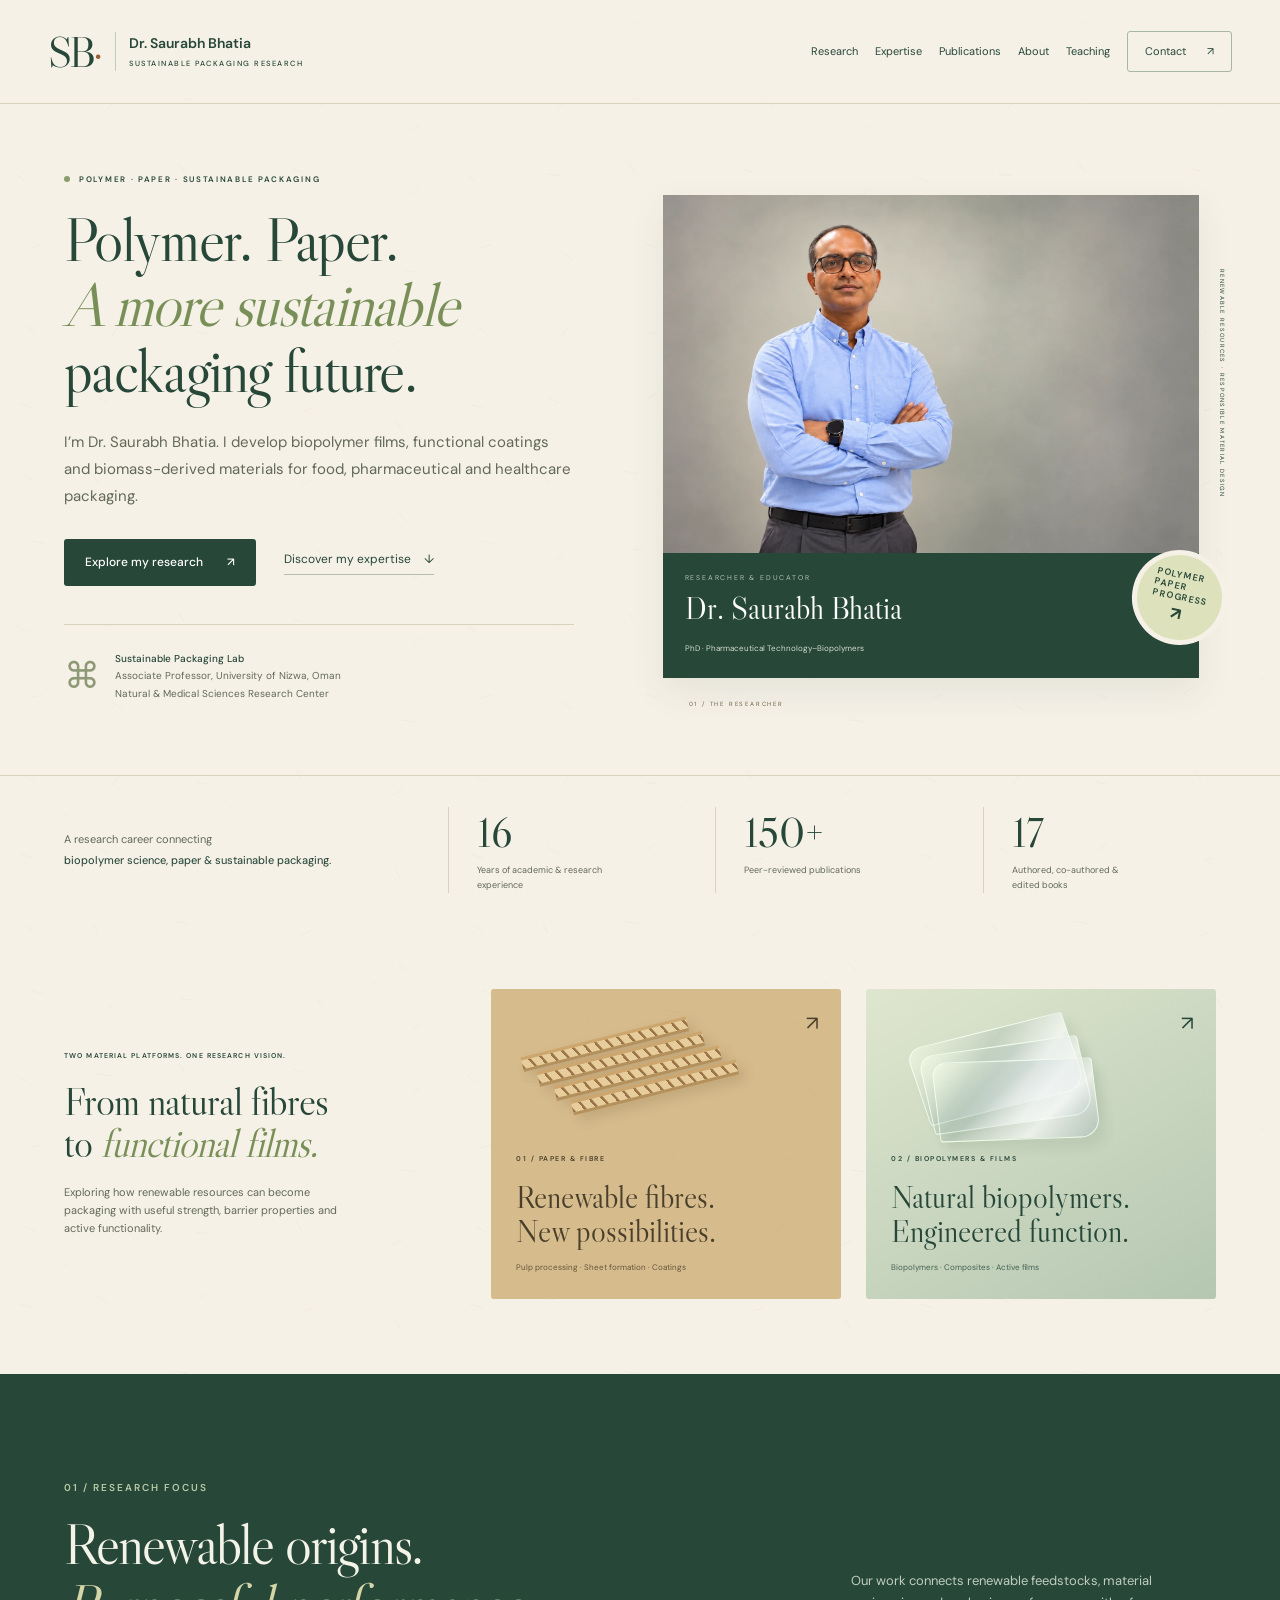
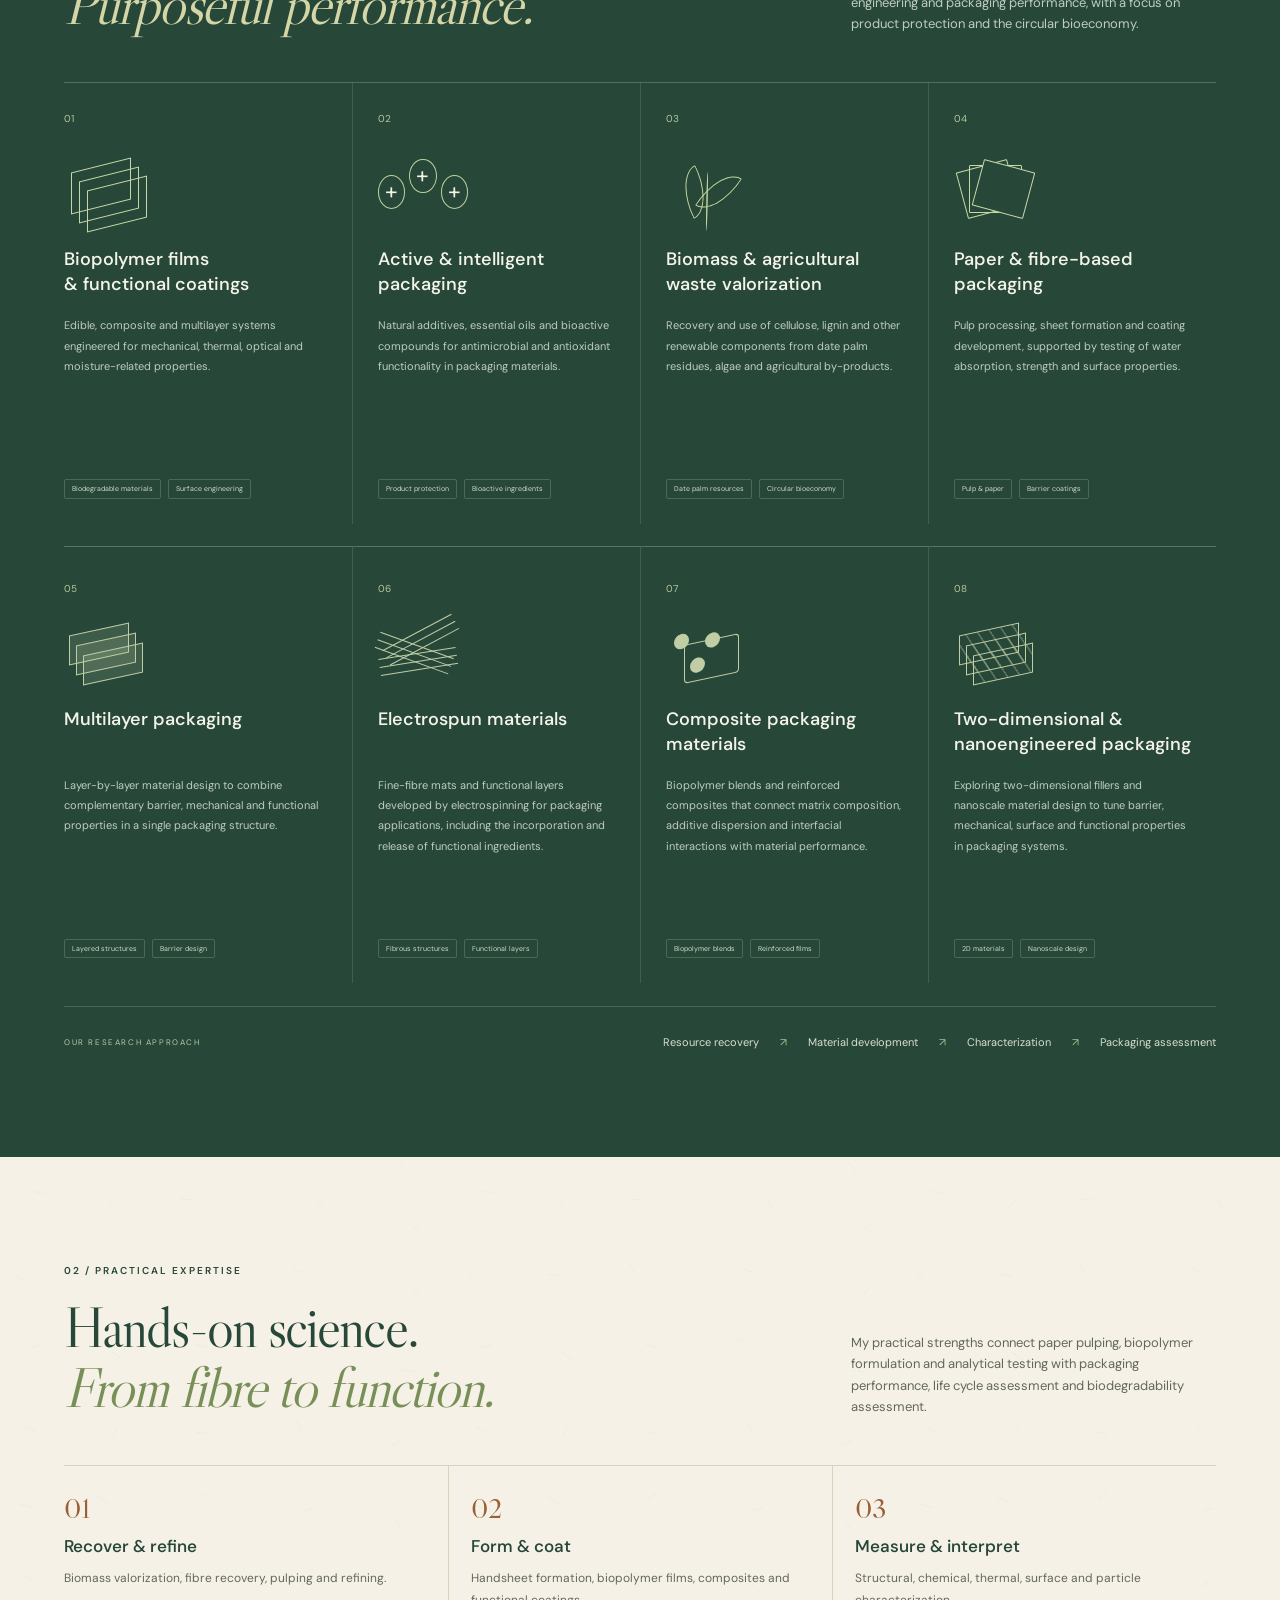
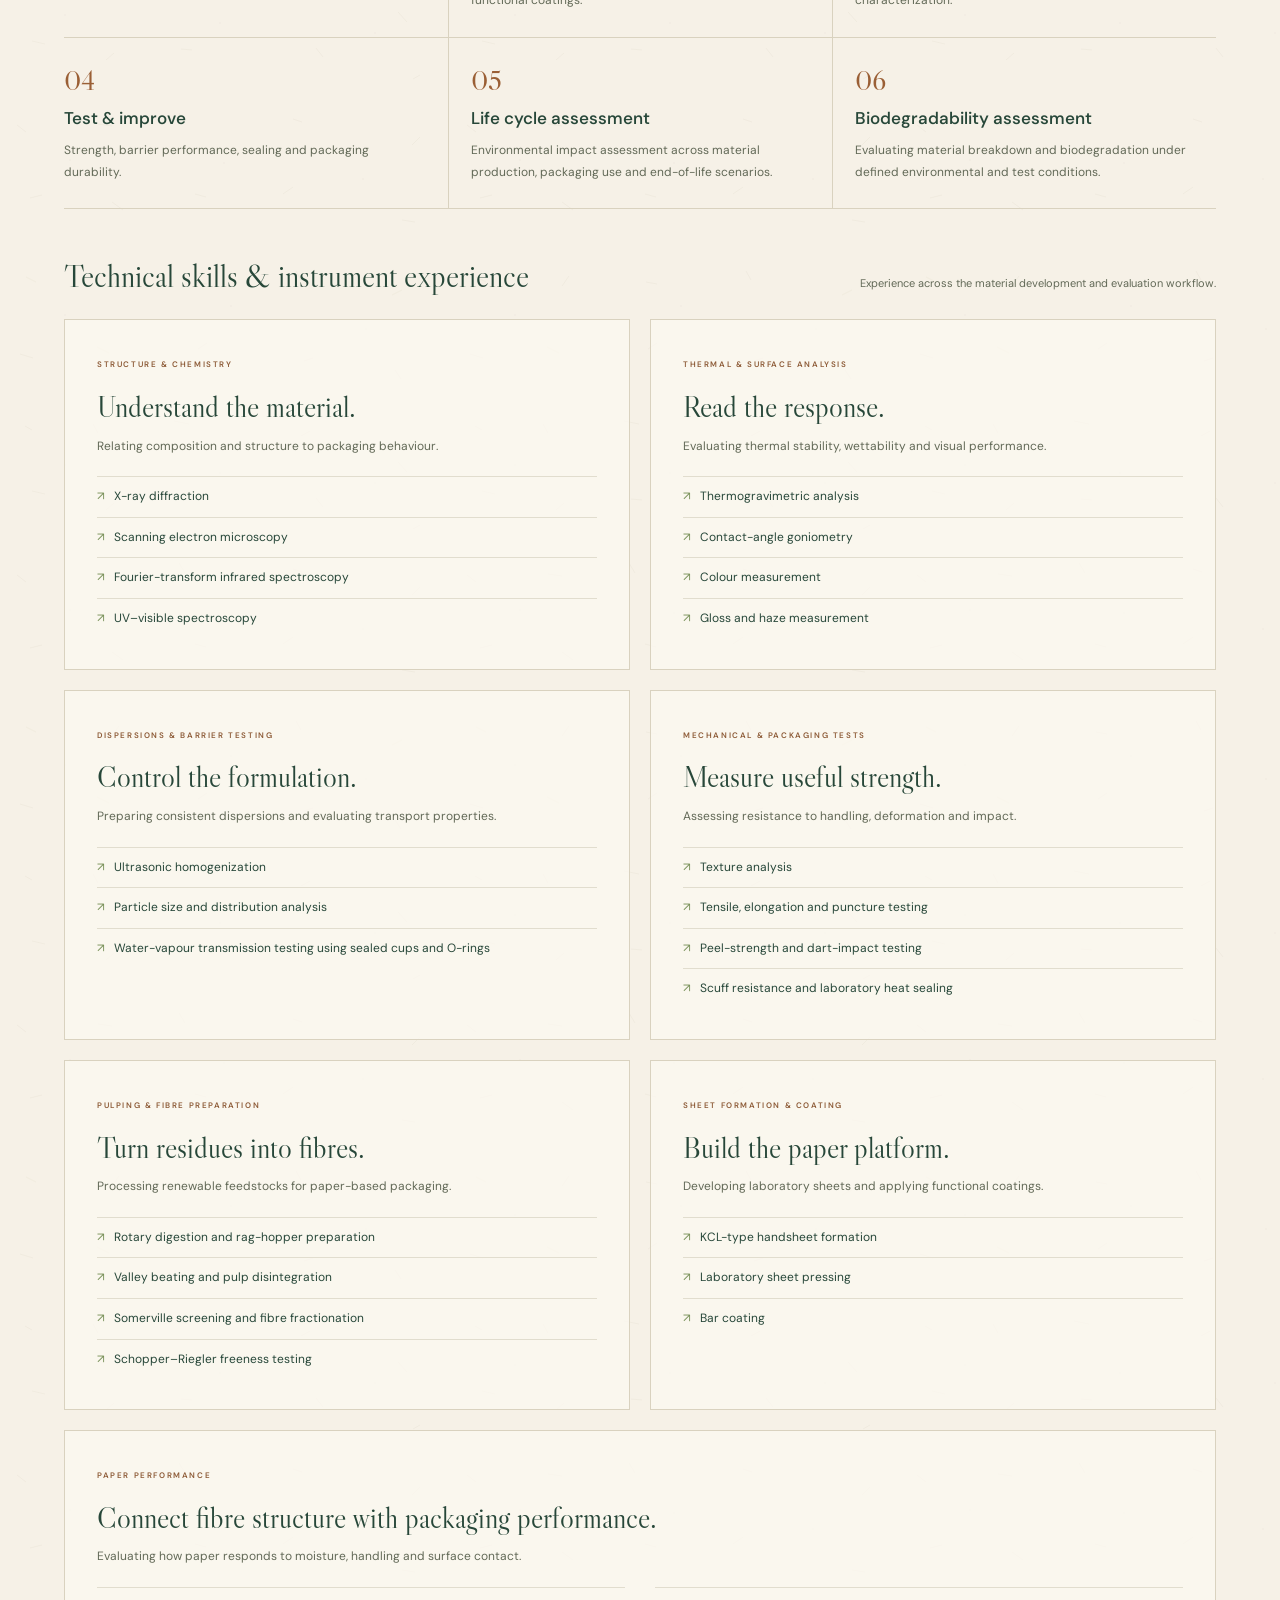
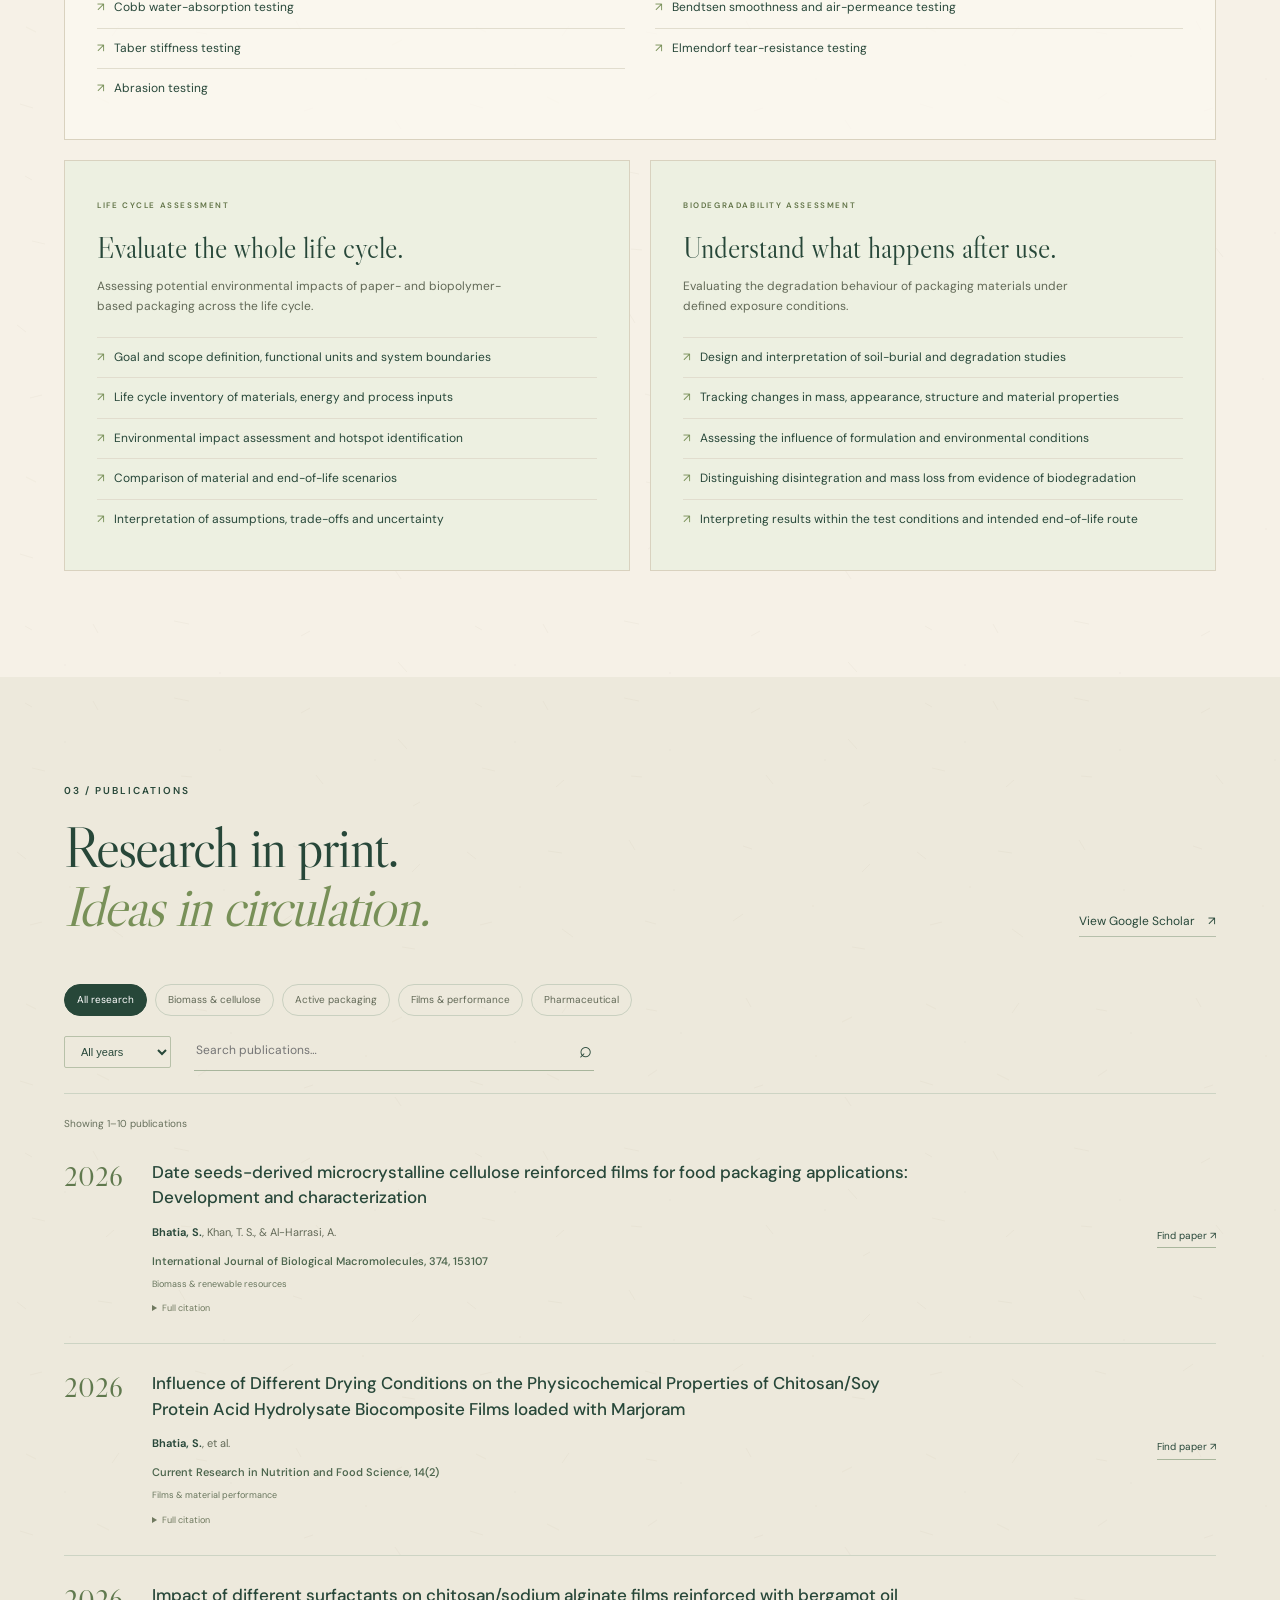
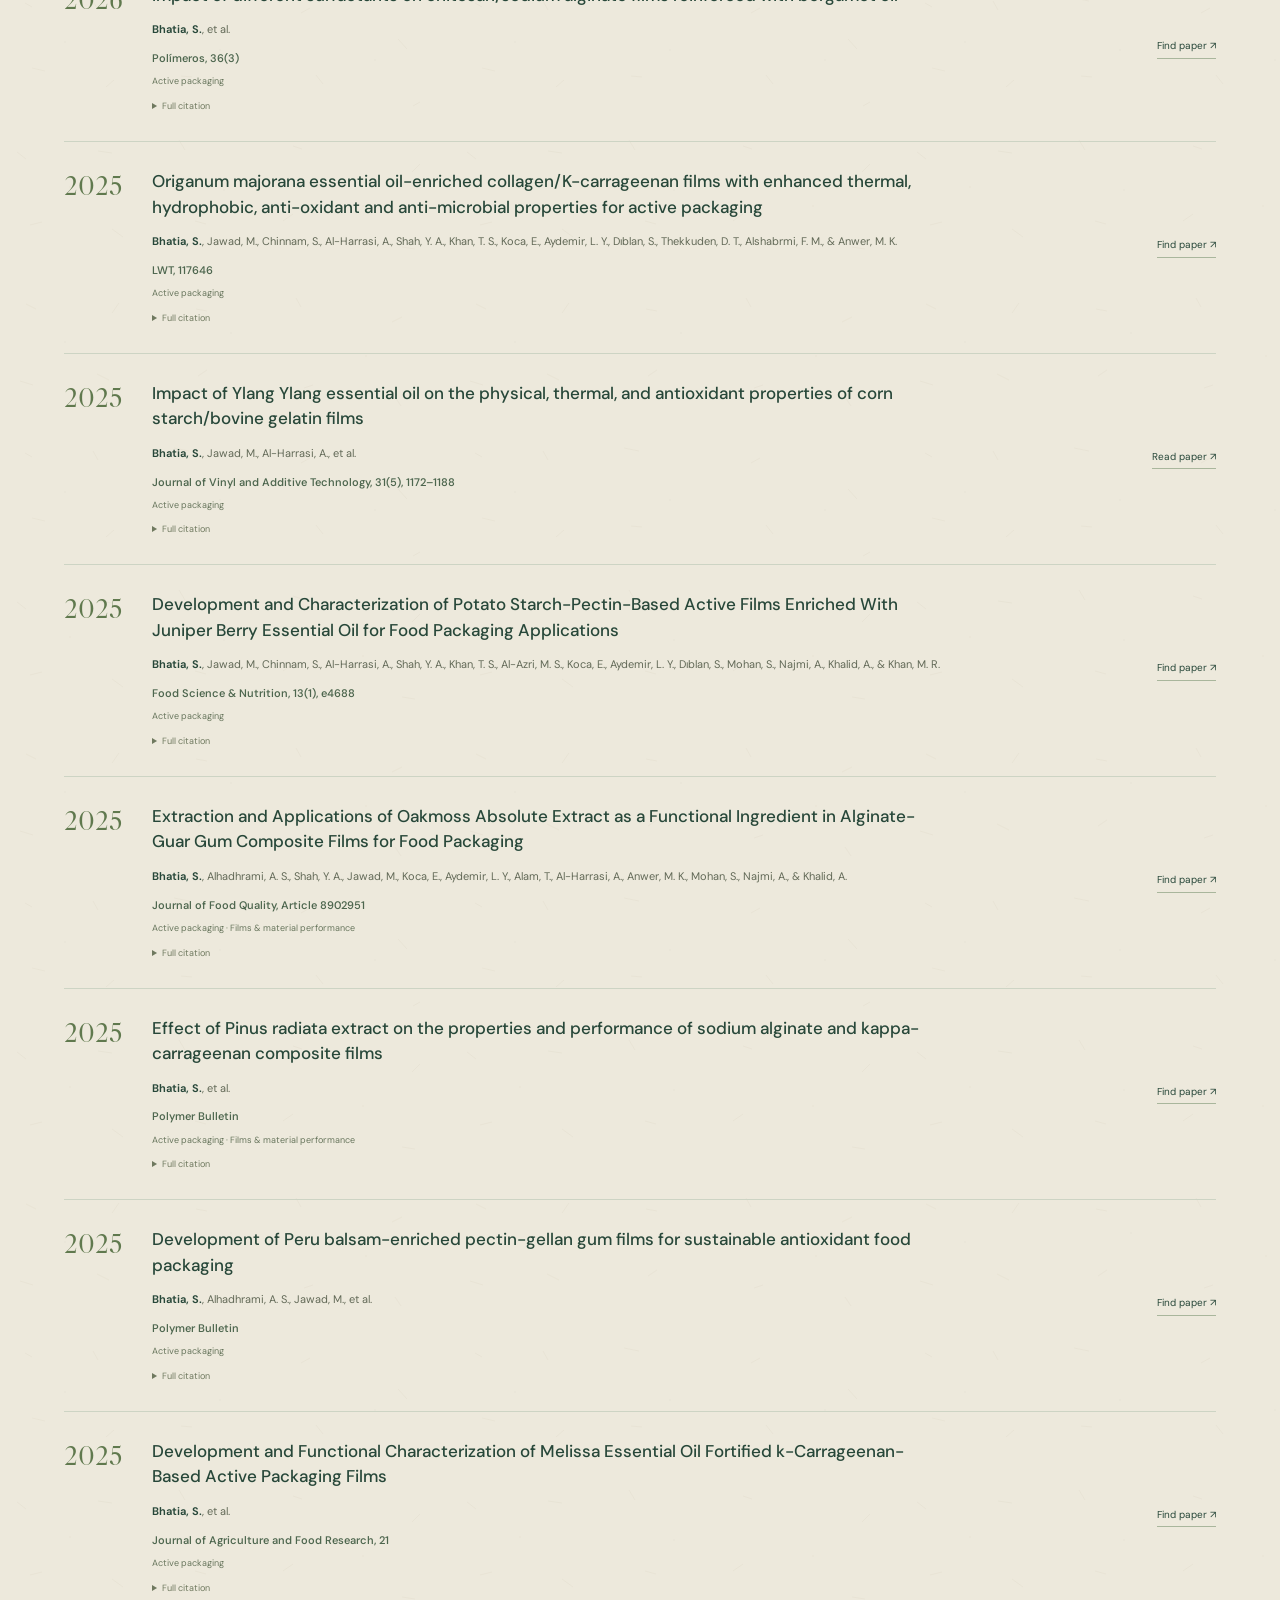
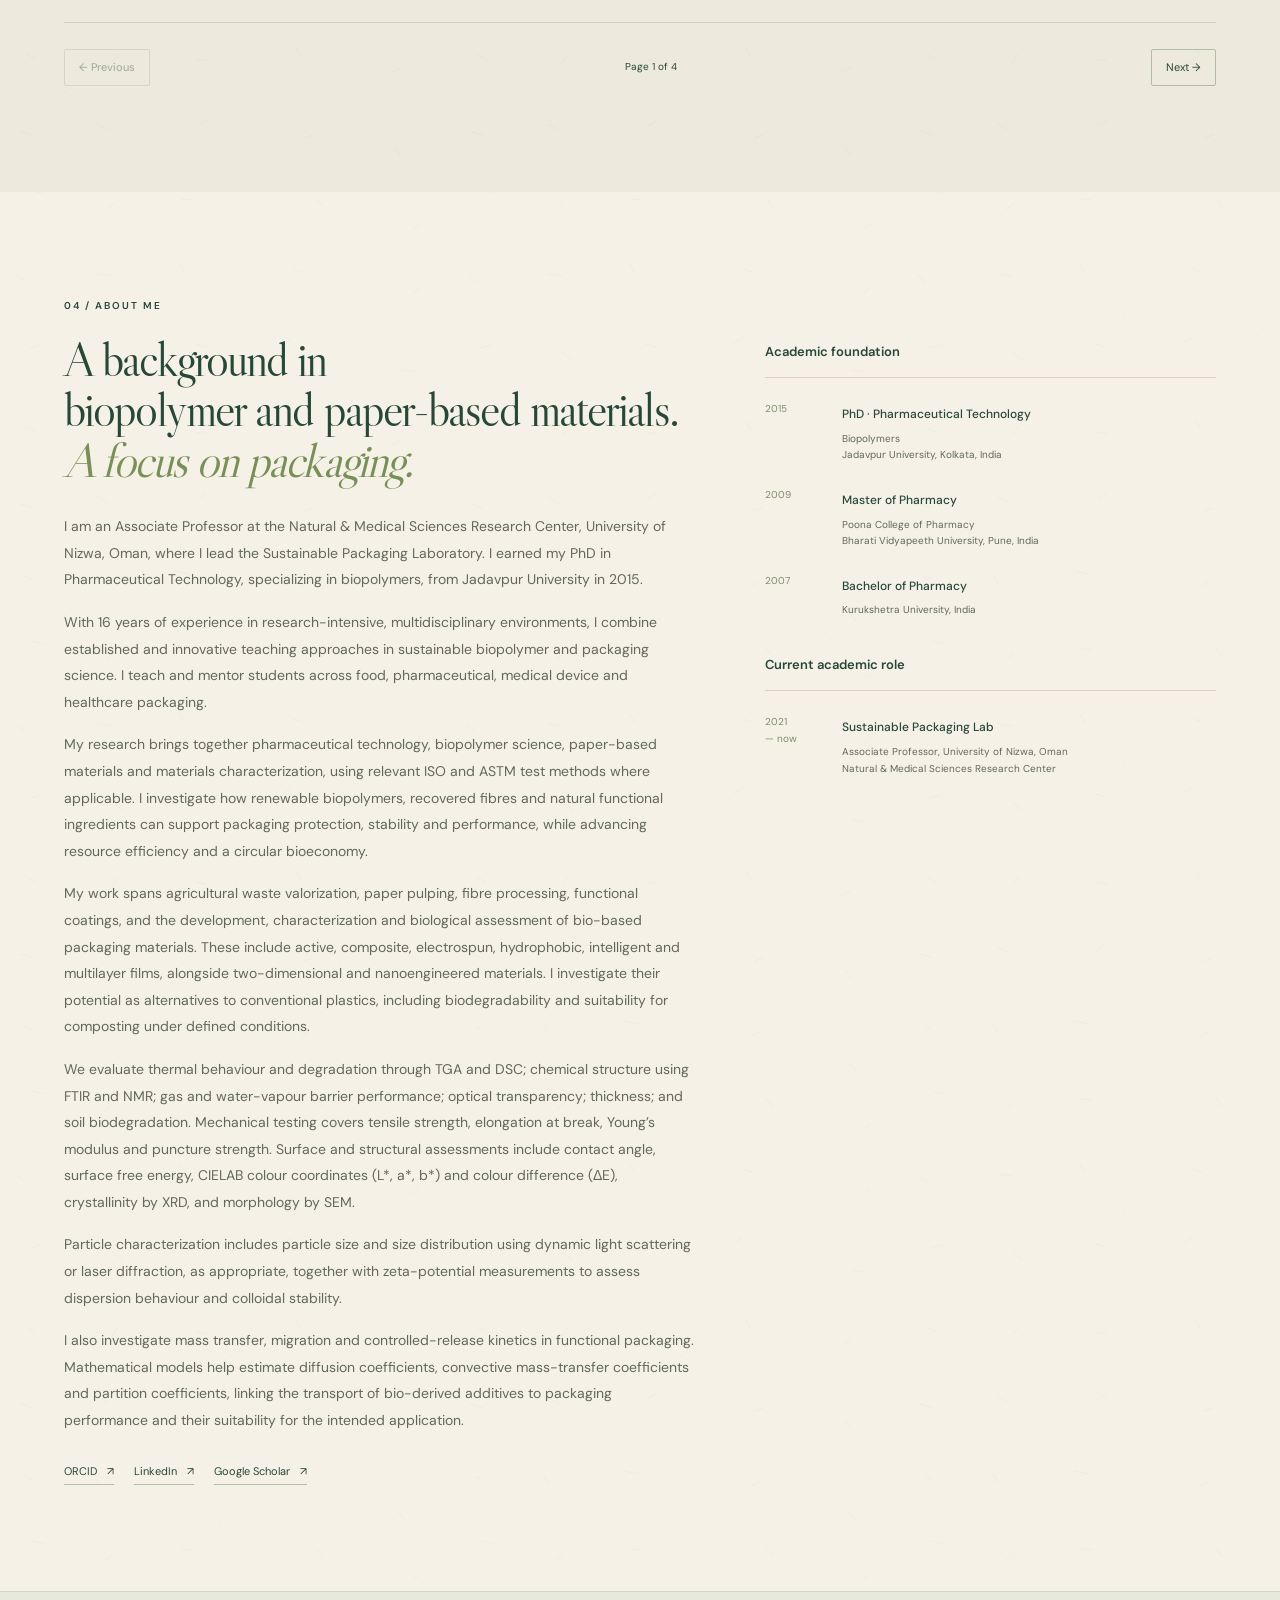
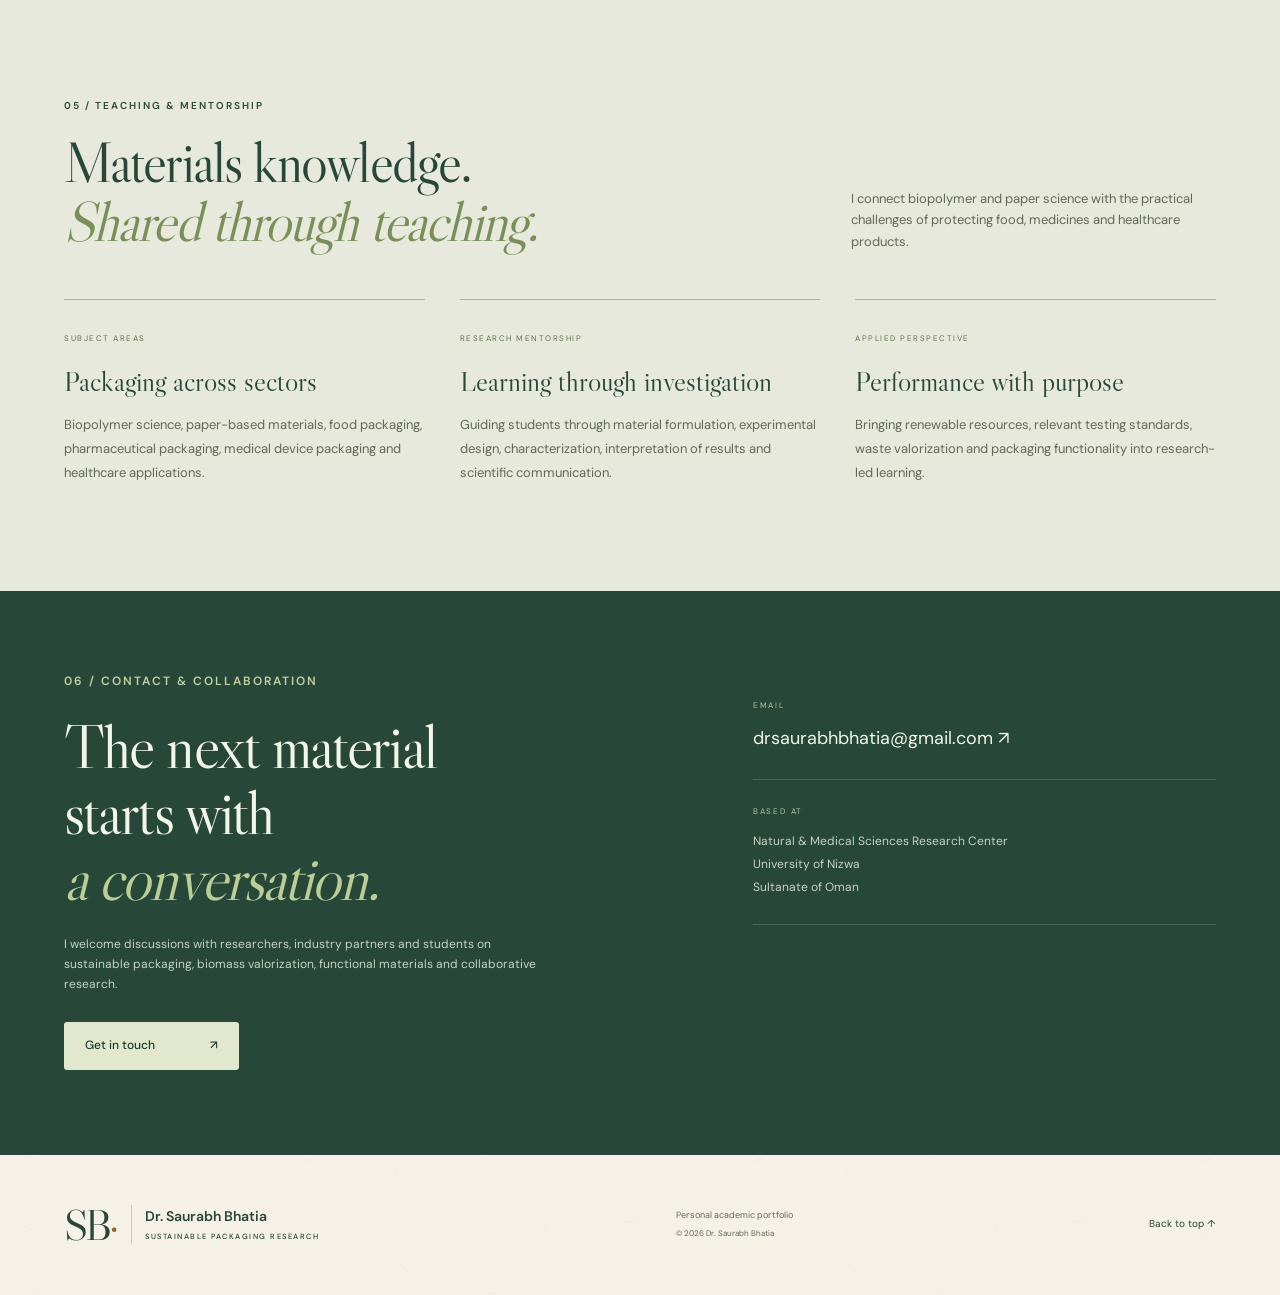
<file: index.html>
<!DOCTYPE html>

<html lang="en"><head><meta charset="utf-8"/><meta content="width=device-width, initial-scale=1" name="viewport"/><meta content="#173e32" name="theme-color"/><title>Dr. Saurabh Bhatia — Sustainable Packaging Research</title><meta content="Dr. Saurabh Bhatia leads the Sustainable Packaging Laboratory at the University of Nizwa, Oman. Explore research in biopolymers, active films, biomass valorization and paper-based packaging." name="description"/><link href="assets/favicon.svg" rel="icon"/><link href="style.css" rel="stylesheet"/></head>
<body><a class="skip" href="#main">Skip to content</a>
<header class="site-header"><a aria-label="Dr. Saurabh Bhatia home" class="brand" href="#home"><span class="monogram">SB<span>·</span></span><span>Dr. Saurabh Bhatia<small>SUSTAINABLE PACKAGING RESEARCH</small></span></a><button aria-controls="navigation" aria-expanded="false" class="menu-toggle">Menu <span>☰</span></button><nav aria-label="Main navigation" id="navigation"><a href="#research">Research</a><a href="#skills">Expertise</a><a href="#publications">Publications</a><a href="#about">About</a><a href="#teaching">Teaching</a><a class="nav-contact" href="#contact">Contact <span>↗</span></a></nav></header>
<main id="main"><section class="hero wrap" id="home"><div class="hero-copy"><p class="eyebrow"><span class="dot"></span> POLYMER · PAPER · SUSTAINABLE PACKAGING</p><h1>Polymer. Paper.<br/><em>A more sustainable</em><br/>packaging future.</h1><p class="hero-intro">I’m Dr. Saurabh Bhatia. I develop biopolymer films, functional coatings and biomass-derived materials for food, pharmaceutical and healthcare packaging.</p><div class="actions"><a class="button primary" href="#research">Explore my research <span>↗</span></a><a class="text-link" href="#skills">Discover my expertise <span>↓</span></a></div><div class="affiliation"><span aria-hidden="true" class="affiliation-symbol">⌘</span><p><strong>Sustainable Packaging Lab</strong><br/>Associate Professor, University of Nizwa, Oman<br/>Natural &amp; Medical Sciences Research Center</p></div></div><div class="hero-visual"><div class="portrait-frame"><img alt="Dr. Saurabh Bhatia with paper packaging, renewable fibres and biopolymer materials in a sustainable packaging research setting" height="1024" src="assets/packaging-portrait.webp" width="1536"/><div class="portrait-label"><span>RESEARCHER &amp; EDUCATOR</span><strong>Dr. Saurabh Bhatia</strong><small>PhD · Pharmaceutical Technology–Biopolymers</small></div></div><div class="vertical-note">RENEWABLE RESOURCES · RESPONSIBLE MATERIAL DESIGN</div><span class="photo-index">01 / THE RESEARCHER</span><div aria-hidden="true" class="hero-stamp"><span>POLYMER<br/>PAPER<br/>PROGRESS</span><b>↗</b></div></div></section>
<div class="credentials wrap"><p>A research career connecting<br/><strong>biopolymer science, paper &amp; sustainable packaging.</strong></p><div><strong>16</strong><span>Years of academic &amp; research experience</span></div><div><strong>150+</strong><span>Peer-reviewed publications</span></div><div><strong>17</strong><span>Authored, co-authored &amp; edited books</span></div></div>
<section aria-label="Paper and polymer research platforms" class="material-story wrap"><div class="material-story-intro"><p class="eyebrow">TWO MATERIAL PLATFORMS. ONE RESEARCH VISION.</p><h2>From natural fibres<br/>to <em>functional films.</em></h2><p>Exploring how renewable resources can become packaging with useful strength, barrier properties and active functionality.</p></div><a class="material-tile kraft-tile" href="#skills"><div aria-hidden="true" class="corrugation"><i></i><i></i><i></i><i></i></div><div><span>01 / PAPER &amp; FIBRE</span><h3>Renewable fibres.<br/>New possibilities.</h3><p>Pulp processing · Sheet formation · Coatings</p><b aria-hidden="true">↗</b></div></a><a class="material-tile polymer-tile" href="#research"><div aria-hidden="true" class="film-stack"><i></i><i></i><i></i></div><div><span>02 / BIOPOLYMERS &amp; FILMS</span><h3>Natural biopolymers.<br/>Engineered function.</h3><p>Biopolymers · Composites · Active films</p><b aria-hidden="true">↗</b></div></a></section>
<section class="research section" id="research"><div class="wrap"><div class="section-top"><div><p class="eyebrow">01 / RESEARCH FOCUS</p><h2>Renewable origins.<br/><em>Purposeful performance.</em></h2></div><p>Our work connects renewable feedstocks, material engineering and packaging performance, with a focus on product protection and the circular bioeconomy.</p></div><div class="research-grid"><article class="research-item"><span class="research-number">01</span><div aria-hidden="true" class="research-mark film"><i></i><i></i><i></i></div><h3>Biopolymer films<br/>&amp; functional coatings</h3><p>Edible, composite and multilayer systems engineered for mechanical, thermal, optical and moisture-related properties.</p><div class="tags"><span>Biodegradable materials</span><span>Surface engineering</span></div></article><article class="research-item"><span class="research-number">02</span><div aria-hidden="true" class="research-mark active"><i>+</i><i>+</i><i>+</i></div><h3>Active &amp; intelligent<br/>packaging</h3><p>Natural additives, essential oils and bioactive compounds for antimicrobial and antioxidant functionality in packaging materials.</p><div class="tags"><span>Product protection</span><span>Bioactive ingredients</span></div></article><article class="research-item"><span class="research-number">03</span><div aria-hidden="true" class="research-mark biomass"><i></i><i></i><i></i></div><h3>Biomass &amp; agricultural<br/>waste valorization</h3><p>Recovery and use of cellulose, lignin and other renewable components from date palm residues, algae and agricultural by-products.</p><div class="tags"><span>Date palm resources</span><span>Circular bioeconomy</span></div></article><article class="research-item"><span class="research-number">04</span><div aria-hidden="true" class="research-mark paper"><i></i><i></i><i></i></div><h3>Paper &amp; fibre-based<br/>packaging</h3><p>Pulp processing, sheet formation and coating development, supported by testing of water absorption, strength and surface properties.</p><div class="tags"><span>Pulp &amp; paper</span><span>Barrier coatings</span></div></article><article class="research-item advanced-research"><span class="research-number">05</span><div aria-hidden="true" class="platform-mark layers"><i></i><i></i><i></i></div><h3>Multilayer packaging</h3><p>Layer-by-layer material design to combine complementary barrier, mechanical and functional properties in a single packaging structure.</p><div class="tags"><span>Layered structures</span><span>Barrier design</span></div></article><article class="research-item advanced-research"><span class="research-number">06</span><div aria-hidden="true" class="platform-mark fibres"><i></i><i></i><i></i></div><h3>Electrospun materials</h3><p>Fine-fibre mats and functional layers developed by electrospinning for packaging applications, including the incorporation and release of functional ingredients.</p><div class="tags"><span>Fibrous structures</span><span>Functional layers</span></div></article><article class="research-item advanced-research"><span class="research-number">07</span><div aria-hidden="true" class="platform-mark composite"><i></i><i></i><i></i></div><h3>Composite packaging materials</h3><p>Biopolymer blends and reinforced composites that connect matrix composition, additive dispersion and interfacial interactions with material performance.</p><div class="tags"><span>Biopolymer blends</span><span>Reinforced films</span></div></article><article class="research-item advanced-research"><span class="research-number">08</span><div aria-hidden="true" class="platform-mark nano"><i></i><i></i><i></i></div><h3>Two-dimensional &amp; nanoengineered packaging</h3><p>Exploring two-dimensional fillers and nanoscale material design to tune barrier, mechanical, surface and functional properties in packaging systems.</p><div class="tags"><span>2D materials</span><span>Nanoscale design</span></div></article></div><div class="research-path"><span>OUR RESEARCH APPROACH</span><p>Resource recovery <b>↗</b> Material development <b>↗</b> Characterization <b>↗</b> Packaging assessment</p></div></div></section>
<section class="expertise section wrap" id="skills">
<div class="section-top"><div><p class="eyebrow">02 / PRACTICAL EXPERTISE</p><h2>Hands-on science.<br/><em>From fibre to function.</em></h2></div><p>My practical strengths connect paper pulping, biopolymer formulation and analytical testing with packaging performance, life cycle assessment and biodegradability assessment.</p></div>
<div class="skill-overview"><article><span>01</span><h3>Recover &amp; refine</h3><p>Biomass valorization, fibre recovery, pulping and refining.</p></article><article><span>02</span><h3>Form &amp; coat</h3><p>Handsheet formation, biopolymer films, composites and functional coatings.</p></article><article><span>03</span><h3>Measure &amp; interpret</h3><p>Structural, chemical, thermal, surface and particle characterization.</p></article><article><span>04</span><h3>Test &amp; improve</h3><p>Strength, barrier performance, sealing and packaging durability.</p></article><article><span>05</span><h3>Life cycle assessment</h3><p>Environmental impact assessment across material production, packaging use and end-of-life scenarios.</p></article><article><span>06</span><h3>Biodegradability assessment</h3><p>Evaluating material breakdown and biodegradation under defined environmental and test conditions.</p></article></div>
<div class="expertise-heading"><h3>Technical skills &amp; instrument experience</h3><p>Experience across the material development and evaluation workflow.</p></div>
<div class="expertise-grid">
<article class="expertise-card"><span class="expertise-kicker">STRUCTURE &amp; CHEMISTRY</span><h3>Understand the material.</h3><p>Relating composition and structure to packaging behaviour.</p><ul><li>X-ray diffraction</li><li>Scanning electron microscopy</li><li>Fourier-transform infrared spectroscopy</li><li>UV–visible spectroscopy</li></ul></article>
<article class="expertise-card"><span class="expertise-kicker">THERMAL &amp; SURFACE ANALYSIS</span><h3>Read the response.</h3><p>Evaluating thermal stability, wettability and visual performance.</p><ul><li>Thermogravimetric analysis</li><li>Contact-angle goniometry</li><li>Colour measurement</li><li>Gloss and haze measurement</li></ul></article>
<article class="expertise-card"><span class="expertise-kicker">DISPERSIONS &amp; BARRIER TESTING</span><h3>Control the formulation.</h3><p>Preparing consistent dispersions and evaluating transport properties.</p><ul><li>Ultrasonic homogenization</li><li>Particle size and distribution analysis</li><li>Water-vapour transmission testing using sealed cups and O-rings</li></ul></article>
<article class="expertise-card"><span class="expertise-kicker">MECHANICAL &amp; PACKAGING TESTS</span><h3>Measure useful strength.</h3><p>Assessing resistance to handling, deformation and impact.</p><ul><li>Texture analysis</li><li>Tensile, elongation and puncture testing</li><li>Peel-strength and dart-impact testing</li><li>Scuff resistance and laboratory heat sealing</li></ul></article>
<article class="expertise-card"><span class="expertise-kicker">PULPING &amp; FIBRE PREPARATION</span><h3>Turn residues into fibres.</h3><p>Processing renewable feedstocks for paper-based packaging.</p><ul><li>Rotary digestion and rag-hopper preparation</li><li>Valley beating and pulp disintegration</li><li>Somerville screening and fibre fractionation</li><li>Schopper–Riegler freeness testing</li></ul></article>
<article class="expertise-card"><span class="expertise-kicker">SHEET FORMATION &amp; COATING</span><h3>Build the paper platform.</h3><p>Developing laboratory sheets and applying functional coatings.</p><ul><li>KCL-type handsheet formation</li><li>Laboratory sheet pressing</li><li>Bar coating</li></ul></article>
<article class="expertise-card expertise-wide"><span class="expertise-kicker">PAPER PERFORMANCE</span><h3>Connect fibre structure with packaging performance.</h3><p>Evaluating how paper responds to moisture, handling and surface contact.</p><ul><li>Cobb water-absorption testing</li><li>Bendtsen smoothness and air-permeance testing</li><li>Taber stiffness testing</li><li>Elmendorf tear-resistance testing</li><li>Abrasion testing</li></ul></article>
<article class="expertise-card assessment-card" id="lca-expertise"><span class="expertise-kicker">LIFE CYCLE ASSESSMENT</span><h3>Evaluate the whole life cycle.</h3><p>Assessing potential environmental impacts of paper- and biopolymer-based packaging across the life cycle.</p><ul><li>Goal and scope definition, functional units and system boundaries</li><li>Life cycle inventory of materials, energy and process inputs</li><li>Environmental impact assessment and hotspot identification</li><li>Comparison of material and end-of-life scenarios</li><li>Interpretation of assumptions, trade-offs and uncertainty</li></ul></article><article class="expertise-card assessment-card" id="biodegradability-expertise"><span class="expertise-kicker">BIODEGRADABILITY ASSESSMENT</span><h3>Understand what happens after use.</h3><p>Evaluating the degradation behaviour of packaging materials under defined exposure conditions.</p><ul><li>Design and interpretation of soil-burial and degradation studies</li><li>Tracking changes in mass, appearance, structure and material properties</li><li>Assessing the influence of formulation and environmental conditions</li><li>Distinguishing disintegration and mass loss from evidence of biodegradation</li><li>Interpreting results within the test conditions and intended end-of-life route</li></ul></article></div></section><section class="publications section" id="publications"><div class="wrap"><div class="section-top"><div><p class="eyebrow">03 / PUBLICATIONS</p><h2>Research in print.<br/><em>Ideas in circulation.</em></h2></div><div><a class="text-link" href="https://scholar.google.com/citations?user=C__7sY4AAAAJ" rel="noopener" target="_blank">View Google Scholar <span>↗</span></a></div></div><div class="publication-tools"><div aria-label="Filter publications by topic" class="filters" role="group"><button aria-pressed="true" class="selected" data-filter="all">All research</button><button aria-pressed="false" data-filter="biomass">Biomass &amp; cellulose</button><button aria-pressed="false" data-filter="active">Active packaging</button><button aria-pressed="false" data-filter="composite">Films &amp; performance</button><button aria-pressed="false" data-filter="healthcare">Pharmaceutical</button></div><div class="publication-inputs"><label class="year-label"><span class="sr-only">Filter by publication year</span><select aria-label="Filter by publication year" id="publication-year"><option value="all">All years</option><option>2026</option><option>2025</option><option>2024</option><option>2023</option><option>2022</option></select></label><label class="search-label"><span class="sr-only">Search publications</span><input id="publication-search" placeholder="Search publications…" type="search"/><span aria-hidden="true">⌕</span></label></div></div><p aria-live="polite" class="publication-status" id="publication-status"></p><div id="publication-list"></div><p hidden="" id="empty-state">No publications match your search. Try another keyword or topic.</p><div class="publication-pagination"><button id="previous-page">← Previous</button><span id="page-indicator"></span><button id="next-page">Next →</button></div></div></section>
<section class="about section wrap" id="about"><div class="about-intro"><p class="eyebrow">04 / ABOUT ME</p>
<h2>A background in<br/>biopolymer and paper-based materials.<br/><em>A focus on packaging.</em></h2>
<p>I am an Associate Professor at the Natural &amp; Medical Sciences Research Center, University of Nizwa, Oman, where I lead the Sustainable Packaging Laboratory. I earned my PhD in Pharmaceutical Technology, specializing in biopolymers, from Jadavpur University in 2015.</p>
<p>With 16 years of experience in research-intensive, multidisciplinary environments, I combine established and innovative teaching approaches in sustainable biopolymer and packaging science. I teach and mentor students across food, pharmaceutical, medical device and healthcare packaging.</p>
<p>My research brings together pharmaceutical technology, biopolymer science, paper-based materials and materials characterization, using relevant ISO and ASTM test methods where applicable. I investigate how renewable biopolymers, recovered fibres and natural functional ingredients can support packaging protection, stability and performance, while advancing resource efficiency and a circular bioeconomy.</p>
<p>My work spans agricultural waste valorization, paper pulping, fibre processing, functional coatings, and the development, characterization and biological assessment of bio-based packaging materials. These include active, composite, electrospun, hydrophobic, intelligent and multilayer films, alongside two-dimensional and nanoengineered materials. I investigate their potential as alternatives to conventional plastics, including biodegradability and suitability for composting under defined conditions.</p>
<p>We evaluate thermal behaviour and degradation through TGA and DSC; chemical structure using FTIR and NMR; gas and water-vapour barrier performance; optical transparency; thickness; and soil biodegradation. Mechanical testing covers tensile strength, elongation at break, Young’s modulus and puncture strength. Surface and structural assessments include contact angle, surface free energy, CIELAB colour coordinates (L*, a*, b*) and colour difference (ΔE), crystallinity by XRD, and morphology by SEM.</p>
<p>Particle characterization includes particle size and size distribution using dynamic light scattering or laser diffraction, as appropriate, together with zeta-potential measurements to assess dispersion behaviour and colloidal stability.</p>
<p>I also investigate mass transfer, migration and controlled-release kinetics in functional packaging. Mathematical models help estimate diffusion coefficients, convective mass-transfer coefficients and partition coefficients, linking the transport of bio-derived additives to packaging performance and their suitability for the intended application.</p><div class="profile-links"><a href="https://orcid.org/0000-0002-8266-6927" rel="noopener" target="_blank">ORCID <span>↗</span></a><a href="https://www.linkedin.com/in/dr-saurabh-bhatia-65750b1a/" rel="noopener" target="_blank">LinkedIn <span>↗</span></a><a href="https://scholar.google.com/citations?user=C__7sY4AAAAJ" rel="noopener" target="_blank">Google Scholar <span>↗</span></a></div></div><div class="background"><div class="background-block"><h3>Academic foundation</h3><div class="timeline-item"><span>2015</span><div><strong>PhD · Pharmaceutical Technology</strong><p>Biopolymers<br/>Jadavpur University, Kolkata, India</p></div></div><div class="timeline-item"><span>2009</span><div><strong>Master of Pharmacy</strong><p>Poona College of Pharmacy<br/>Bharati Vidyapeeth University, Pune, India</p></div></div><div class="timeline-item"><span>2007</span><div><strong>Bachelor of Pharmacy</strong><p>Kurukshetra University, India</p></div></div></div><div class="background-block"><h3>Current academic role</h3><div class="timeline-item"><span>2021<br/>— now</span><div><strong>Sustainable Packaging Lab</strong><p>Associate Professor, University of Nizwa, Oman<br/>Natural &amp; Medical Sciences Research Center</p></div></div></div></div></section>
<section class="teaching section" id="teaching"><div class="wrap"><div class="section-top"><div><p class="eyebrow">05 / TEACHING &amp; MENTORSHIP</p><h2>Materials knowledge.<br/><em>Shared through teaching.</em></h2></div><p>I connect biopolymer and paper science with the practical challenges of protecting food, medicines and healthcare products.</p></div><div class="teaching-grid"><article><span>SUBJECT AREAS</span><h3>Packaging across sectors</h3><p>Biopolymer science, paper-based materials, food packaging, pharmaceutical packaging, medical device packaging and healthcare applications.</p></article><article><span>RESEARCH MENTORSHIP</span><h3>Learning through investigation</h3><p>Guiding students through material formulation, experimental design, characterization, interpretation of results and scientific communication.</p></article><article><span>APPLIED PERSPECTIVE</span><h3>Performance with purpose</h3><p>Bringing renewable resources, relevant testing standards, waste valorization and packaging functionality into research-led learning.</p></article></div></div></section><section class="collaborate" id="contact"><div class="wrap contact-grid"><div><p class="eyebrow">06 / CONTACT &amp; COLLABORATION</p><h2>The next material<br/>starts with<br/><em>a conversation.</em></h2><p>I welcome discussions with researchers, industry partners and students on sustainable packaging, biomass valorization, functional materials and collaborative research.</p><a class="button light" href="mailto:drsaurabhbhatia@gmail.com?subject=Sustainable%20packaging%20research%20enquiry">Get in touch <span>↗</span></a></div><div class="contact-details"><div><span>EMAIL</span><a href="mailto:drsaurabhbhatia@gmail.com">drsaurabhbhatia@gmail.com ↗</a></div><div><span>BASED AT</span><p>Natural &amp; Medical Sciences Research Center<br/>University of Nizwa<br/>Sultanate of Oman</p></div></div></div></section></main>
<footer class="wrap"><a class="brand" href="#home"><span class="monogram">SB<span>·</span></span><span>Dr. Saurabh Bhatia<small>SUSTAINABLE PACKAGING RESEARCH</small></span></a><p>Personal academic portfolio<br/><small>© 2026 Dr. Saurabh Bhatia</small></p><a class="back-top" href="#home">Back to top ↑</a></footer>
<script src="publications.js"></script><script src="app.js"></script></body></html>
</file>
<file: style.css>
@import url('https://fonts.googleapis.com/css2?family=DM+Sans:wght@400;450;500;550;600;650;700&family=Libre+Caslon+Display&display=swap');
:root{--bg:#f7f6f0;--ink:#173e32;--muted:#646a60;--line:#d9ddd1;--accent:#a65532;--serif:'Libre Caslon Display',Georgia,serif;--sans:'DM Sans',Arial,sans-serif}*{box-sizing:border-box}html{scroll-behavior:smooth;scroll-padding-top:100px}body{margin:0;background:var(--bg);color:var(--ink);font:15px/1.65 var(--sans)}a{color:inherit;text-decoration:none}button,input{font:inherit}button,a,input{ -webkit-tap-highlight-color:transparent}button{cursor:pointer}img{max-width:100%;display:block}button:focus-visible,a:focus-visible,input:focus-visible{outline:3px solid var(--accent);outline-offset:5px}::selection{background:#d8e4b8}.wrap{max-width:1320px;margin:auto;padding-left:64px;padding-right:64px}.section{padding-top:106px;padding-bottom:106px}h1,h2,h3,p{margin:0}h1,h2{font-family:var(--serif);font-weight:400;letter-spacing:-1.9px;line-height:1.06}h1{font-size:clamp(54px,5.5vw,80px)}h2{font-size:clamp(43px,4.4vw,61px)}h1 em,h2 em{color:#789058;font-weight:400}h3{font-weight:550;line-height:1.35}p{color:var(--muted)}.eyebrow{font:600 10px/1.5 var(--sans);letter-spacing:2px;color:var(--ink)}.site-header{height:104px;max-width:1440px;padding:0 48px;margin:auto;display:flex;justify-content:space-between;align-items:center;border-bottom:1px solid var(--line);gap:25px}.brand{display:flex;align-items:center;gap:13px;line-height:1.35;font-size:14px;font-weight:600}.brand small{display:block;font-size:7.5px;letter-spacing:1.5px;font-weight:500;margin-top:6px}.monogram{font:44px/.9 var(--serif);letter-spacing:-3px;border-right:1px solid #c2cbb9;padding-right:15px}.monogram span{color:var(--accent)}nav{display:flex;align-items:center;gap:29px;font-size:12px}nav a:hover,.text-link:hover,.profile-links a:hover{color:var(--accent)}.nav-contact{padding:10px 17px;border:1px solid #a9b6a1;border-radius:3px}.nav-contact span{margin-left:18px}.menu-toggle{display:none}.hero{padding-top:73px;padding-bottom:74px;display:grid;grid-template-columns:1.25fr 1fr;gap:60px;align-items:center;min-height:690px}.hero .eyebrow{letter-spacing:1.35px;font-size:9px;margin-bottom:22px;display:flex;align-items:center;gap:9px}.dot{height:6px;width:6px;background:#8b9c6c;border-radius:50%}.hero-intro{font-size:15px;max-width:510px;margin-top:26px;line-height:1.8}.actions{display:flex;align-items:center;gap:28px;margin-top:29px}.button{display:inline-flex;align-items:center;justify-content:space-between;gap:24px;padding:14px 21px;font-size:12px;font-weight:500;border-radius:3px;transition:transform .2s,background .2s}.button:hover{transform:translateY(-2px)}.primary{background:var(--ink);color:white}.primary:hover{background:#2d5546}.text-link{font-size:12px;display:inline-block;border-bottom:1px solid #b6bfab;padding-bottom:4px}.text-link span{margin-left:10px}.affiliation{display:flex;align-items:center;gap:15px;margin-top:38px;padding-top:21px;border-top:1px solid var(--line);max-width:510px}.affiliation p{font-size:10px;line-height:1.75}.affiliation strong{font-weight:500;color:var(--ink)}.affiliation-symbol{font-size:36px;color:#8e9a77}.hero-visual{position:relative;padding:29px 28px 26px 0;margin-left:15px}.hero-visual:before{content:'';position:absolute;inset:0 0 0 27px;background:#e7eadc;z-index:-1;border-radius:160px 160px 0 0}.portrait-frame{position:relative;background:#bdc1ae;max-width:365px;margin:auto;box-shadow:0 10px 40px #183e3210}.portrait-frame>img{width:100%;height:auto;aspect-ratio:325/409;object-fit:cover}.portrait-label{background:var(--ink);color:white;padding:17px 21px}.portrait-label>span{font-size:7px;letter-spacing:1.8px;opacity:.65;display:block}.portrait-label>strong{font-family:var(--serif);font-size:26px;font-weight:400;display:block}.portrait-label small{font-size:8px;color:#d4ddce}.vertical-note{position:absolute;right:0;top:120px;writing-mode:vertical-rl;font-size:7px;letter-spacing:1.8px}.photo-index{position:absolute;bottom:2px;left:34px;font-size:7px;letter-spacing:1.8px}.hero-stamp{position:absolute;right:0;bottom:66px;width:95px;height:95px;background:#bdcf92;border-radius:50%;display:flex;flex-direction:column;align-items:center;justify-content:center;transform:rotate(12deg);border:5px solid var(--bg)}.hero-stamp span{font-size:9px;line-height:1.2;letter-spacing:1px;font-weight:600}.hero-stamp b{font-size:17px;line-height:1.3}.credentials{display:grid;grid-template-columns:1.5fr repeat(3,1fr);gap:34px;position:relative;border-top:1px solid var(--line);padding-top:31px;padding-bottom:53px}.credentials>p{font-size:11px;align-self:center;line-height:1.9}.credentials>p strong{font-weight:450;color:var(--ink)}.credentials>div{border-left:1px solid var(--line);padding-left:28px;display:flex;flex-direction:column}.credentials>div strong{font:42px/1.2 var(--serif)}.credentials>div span{font-size:9px;max-width:130px;color:var(--muted);margin-top:6px}.credentials>small{position:absolute;right:64px;bottom:15px;font-size:8px;color:#757d6e}.research{background:var(--ink);color:#f3f3e8}.research .eyebrow{color:#b9c9a4}.section-top{display:flex;align-items:flex-end;justify-content:space-between;gap:70px;margin-bottom:47px}.section-top .eyebrow{margin-bottom:20px}.section-top>p,.section-top>div+div{max-width:365px;font-size:13px}.section-top>div+div .text-link{margin-top:16px}.research .section-top p:not(.eyebrow){color:#bfcdbf}.research h2 em{color:#bbce95}.research-grid{display:grid;grid-template-columns:repeat(4,1fr);border-top:1px solid #557063}.research-item{padding:22px 24px 25px 0;position:relative}.research-item+.research-item{border-left:1px solid #3f6050;padding-left:25px}.research-number{font-size:10px;color:#b6c79e}.research-item h3{font-size:18px;margin:20px 0 16px;line-height:1.4}.research-item p{font-size:11px;line-height:1.85;color:#bfcdbf;min-height:107px}.tags{display:flex;flex-wrap:wrap;gap:7px;margin-top:19px}.tags span{font-size:7px;color:#d1dcc9;border:1px solid #4b6957;padding:3px 7px;border-radius:2px}.research-mark{height:70px;width:90px;position:relative;margin-top:28px}.film i,.paper i{position:absolute;width:60px;height:42px;border:1px solid #c7d8a8;transform:skewY(-14deg);left:7px;top:8px}.film i:nth-child(2){top:17px;left:15px}.film i:nth-child(3){top:26px;left:23px}.active{display:flex;align-items:center;gap:4px}.active i{font-style:normal;border:1px solid #bad197;width:34px;height:34px;border-radius:50%;text-align:center;font-size:23px;line-height:31px}.active i:nth-child(2){transform:translateY(-16px)}.biomass i{position:absolute;width:25px;height:48px;border:1px solid #c3d79e;border-radius:100% 0 100% 0;transform:rotate(-26deg);top:11px;left:16px}.biomass i:nth-child(2){left:40px;transform:rotate(33deg)}.biomass i:nth-child(3){width:1px;height:59px;left:40px;top:15px;transform:none}.paper i{border-radius:1px;transform:rotate(-15deg);width:53px;height:48px}.paper i:nth-child(2){transform:rotate(0);left:15px}.paper i:nth-child(3){transform:rotate(15deg);left:23px;background:#173e32}.research-path{border-top:1px solid #476455;padding-top:26px;margin-top:23px;display:flex;align-items:center;justify-content:space-between;gap:25px}.research-path>span{font-size:8px;letter-spacing:1.6px;color:#b9c9a4}.research-path p{font-size:11px;color:#d7e0cf}.research-path b{font-weight:400;margin:0 18px;color:#a9bc8b}.team-image{position:relative;margin:0 0 45px;border-radius:3px;overflow:hidden;height:430px;background:#c8c7b3}.team-image img{width:100%;height:100%;object-fit:cover;object-position:center 38%}.team-image:after{content:'';position:absolute;inset:40% 0 0;background:linear-gradient(transparent,#0b241dd9)}.team-image figcaption{position:absolute;bottom:28px;left:31px;z-index:1;color:white}.team-image figcaption span{display:block;font-size:8px;letter-spacing:1.8px;color:#d3e0bc;margin-bottom:6px}.team-image figcaption strong{font-family:var(--serif);font-weight:400;font-size:34px;line-height:1.2;display:block}.team-image figcaption small{font-size:10px;color:#d4ddd1}.facility-heading{display:flex;align-items:baseline;justify-content:space-between}.facility-heading h3{font-size:23px}.facility-heading p{font-size:11px}.tablist{display:flex;gap:30px;border-bottom:1px solid var(--line);margin:22px 0 28px}.tablist button{border:0;border-bottom:2px solid transparent;background:none;color:var(--muted);font-size:11px;padding:12px 0;white-space:nowrap}.tablist button[aria-selected=true]{color:var(--ink);border-bottom-color:var(--ink)}.tablist button span{font-size:8px;margin-left:13px;color:#7e8e6c}.instrument-grid{display:grid;grid-template-columns:repeat(3,1fr);gap:24px}.instrument{padding:0;border:1px solid var(--line);background:transparent;text-align:left;color:var(--ink);border-radius:3px;overflow:hidden;transition:transform .2s}.instrument:hover{transform:translateY(-4px)}.instrument>img{height:205px;width:100%;object-fit:cover}.instrument:nth-child(1)>img{object-position:center 40%}.instrument>span{display:block;position:relative;padding:20px}.instrument strong{font-size:13px;font-weight:550;display:block}.instrument small{color:var(--muted);font-size:10px;line-height:1.9;display:block;margin-top:8px}.instrument b{position:absolute;right:18px;bottom:17px;font-size:18px;font-weight:400}.facility-detail,.source-note{font-size:9px;color:#70796b;line-height:1.8;margin-top:22px}.source-note{font-size:8px;margin-top:17px}.paper-facilities{display:grid;grid-template-columns:1fr 1.3fr;gap:60px;padding:30px;background:#edefe3}.paper-facilities h3{font:36px/1.2 var(--serif);margin:17px 0}.paper-facilities p{font-size:12px}.paper-list>div+div{border-top:1px solid #cbd2bf;margin-top:18px;padding-top:18px}.paper-list strong{font-size:13px}.paper-list p{font-size:11px;margin-top:5px}.publications{background:#edeee5}.publication-tools{display:flex;align-items:center;justify-content:space-between;border-bottom:1px solid #cdd4c4;padding-bottom:22px;gap:20px}.filters{display:flex;gap:8px;flex-wrap:wrap}.filters button{font-size:10px;border:1px solid #c9d0c0;color:var(--muted);background:none;padding:7px 12px;border-radius:30px}.filters .selected{color:#fff;background:var(--ink);border-color:var(--ink)}.search-label{position:relative}.search-label input{width:190px;border:0;border-bottom:1px solid #a8b59c;padding:9px 24px 9px 2px;border-radius:0;background:none;font-size:11px;color:var(--ink)}.search-label>span:last-child{position:absolute;right:2px;font-size:22px;top:0}.publication{display:grid;grid-template-columns:68px 1fr 100px;gap:20px;border-bottom:1px solid #cdd4c4;padding:27px 0}.publication-year{font:27px var(--serif);color:#60794e}.publication h3{font-size:17px;line-height:1.5;font-weight:500;max-width:780px}.publication p{font-size:10px;margin-top:9px}.publication small{font-size:9px;display:block;margin-top:7px;color:#68765d}.publication a{align-self:center;justify-self:end;font-size:10px;border-bottom:1px solid #a9b69c;padding-bottom:3px}.publication a:hover{color:var(--accent)}#empty-state{padding:35px 0;font-size:13px}.about{display:grid;grid-template-columns:1.2fr 1fr;gap:110px}.about h2{font-size:52px;margin:21px 0 27px}.about-intro>p:not(.eyebrow){font-size:13px;margin-top:16px;line-height:1.9}.profile-links{display:flex;gap:20px;margin-top:28px;font-size:11px}.profile-links a{border-bottom:1px solid #b6bfab;padding-bottom:4px}.profile-links span{margin-left:7px}.background{padding-top:45px}.background-block+.background-block{margin-top:37px}.background-block h3{font-size:13px;font-weight:600;border-bottom:1px solid var(--line);padding-bottom:17px;margin-bottom:23px}.timeline-item{display:grid;grid-template-columns:65px 1fr;gap:12px;margin-bottom:23px}.timeline-item>span{font-size:10px;color:#7d8d68}.timeline-item strong{font-size:12px;font-weight:500}.timeline-item p{font-size:10px;margin-top:5px}.collaborate{background:#173e32;color:#f4f5e9;padding:81px 0 85px}.contact-grid{display:grid;grid-template-columns:1.25fr 1fr;gap:110px}.collaborate .eyebrow{color:#c2d19e}.collaborate h2{font-size:62px;margin:24px 0}.collaborate h2 em{color:#bbce95}.collaborate p{font-size:12px;max-width:480px;color:#c8d3c3}.light{background:#e1e8ce;color:#173e32;margin-top:27px;min-width:175px}.contact-details{padding-top:27px}.contact-details>div{border-bottom:1px solid #496454;padding-bottom:25px;margin-bottom:25px}.contact-details>div>span{display:block;font-size:8px;letter-spacing:1.8px;color:#b8c7a1;margin-bottom:12px}.contact-details a{font-size:18px;overflow-wrap:anywhere}.contact-details p{line-height:1.9;font-size:12px}.contact-tags{display:flex;flex-wrap:wrap;gap:8px}.contact-tags span{border:1px solid #5c745f;border-radius:2px;font-size:9px;padding:6px 10px;color:#dbe3d1}footer{display:flex;justify-content:space-between;align-items:center;gap:25px;min-height:140px}footer p{font-size:9px;line-height:1.9}footer small{font-size:8px}.back-top{font-size:10px}dialog{border:0;background:var(--bg);color:var(--ink);padding:40px 25px 20px;max-width:min(900px,92vw);max-height:90vh;border-radius:4px}dialog::backdrop{background:#10261de0}dialog img{max-height:70vh;max-width:100%;object-fit:contain;margin:auto}dialog p{font-size:12px;margin-top:15px}.dialog-close{position:absolute;right:8px;top:0;background:none;border:0;font-size:30px;color:var(--ink)}[hidden]{display:none!important}.sr-only,.skip{position:absolute;width:1px;height:1px;padding:0;margin:-1px;overflow:hidden;clip:rect(0,0,0,0);white-space:nowrap;border:0}.skip:focus{position:fixed;clip:auto;width:auto;height:auto;margin:10px;padding:12px 20px;background:white;z-index:100}
@media(min-width:1450px){.hero{gap:85px}.hero-visual{margin-left:35px}}@media(max-width:1100px){.wrap{padding-left:38px;padding-right:38px}.site-header{padding:0 30px}nav{gap:18px}.hero{gap:35px}.hero-visual{margin-left:0}.hero h1{font-size:62px}.hero .eyebrow{font-size:7px}.actions{gap:18px}.section-top{gap:40px}.research-item{padding-right:15px}.research-item+.research-item{padding-left:16px}.research-item h3{font-size:16px}.research-item p{min-height:125px}.research-path b{margin:0 8px}.about,.contact-grid{gap:55px}.about h2{font-size:46px}.credentials{gap:20px}.credentials>div{padding-left:20px}.credentials>small{right:38px}}
@media(max-width:800px){.site-header{height:86px;padding:0 24px}.brand{font-size:12px}.brand small{font-size:6px}.monogram{font-size:38px}.menu-toggle{display:flex;border:1px solid #bdc7b2;padding:7px 12px;background:none;color:var(--ink);font-size:11px;gap:12px;border-radius:2px}nav{display:none;position:absolute;top:85px;left:0;right:0;background:var(--bg);z-index:20;padding:20px 26px;border-bottom:1px solid var(--line);box-shadow:0 12px 20px #173e3210}nav.open{display:flex;flex-wrap:wrap}nav a{padding:8px}.wrap{padding-left:26px;padding-right:26px}.hero{grid-template-columns:1.2fr 1fr;gap:20px;padding-top:50px;padding-bottom:48px;min-height:auto}.hero h1{font-size:50px;letter-spacing:-1.8px}.hero .eyebrow{font-size:7px;letter-spacing:.8px}.hero-intro{font-size:12px;line-height:1.85}.actions{align-items:flex-start;flex-direction:column;gap:14px}.affiliation{margin-top:25px}.affiliation p{font-size:8px}.affiliation-symbol{font-size:26px}.hero-visual{padding:20px 16px 25px 0}.portrait-label{padding:12px}.portrait-label>strong{font-size:23px}.portrait-label small{font-size:6px}.portrait-label>span{font-size:6px}.vertical-note{font-size:5px}.hero-stamp{width:75px;height:75px;bottom:52px;right:-7px}.hero-stamp span{font-size:7px}.credentials{grid-template-columns:1.2fr repeat(3,1fr);gap:14px}.credentials>p{font-size:8px}.credentials>div{padding-left:16px}.credentials>div strong{font-size:35px}.credentials>div span{font-size:8px}.credentials>small{right:26px;font-size:7px}.section{padding-top:73px;padding-bottom:73px}.section-top{gap:30px}.section-top>p,.section-top>div+div{max-width:290px;font-size:11px}h2{font-size:43px}.research-grid{grid-template-columns:repeat(2,1fr)}.research-item p{min-height:auto}.research-item{padding:23px 25px 28px 0}.research-item+.research-item{padding-left:25px}.research-item:nth-child(3){border-left:0;padding-left:0;border-top:1px solid #476455}.research-item:nth-child(4){border-top:1px solid #476455}.research-item h3{font-size:20px}.research-item p{font-size:12px}.research-path{align-items:flex-start;flex-direction:column;gap:10px}.research-path p{font-size:10px}.team-image{height:340px}.instrument-grid{gap:13px}.instrument>img{height:160px}.instrument>span{padding:13px}.instrument strong{font-size:11px}.instrument small{font-size:9px}.instrument b{right:10px;bottom:9px}.facility-heading h3{font-size:20px}.facility-heading p{font-size:10px}.tablist{gap:24px}.tablist button{font-size:10px}.tablist button span{display:none}.publication-tools{flex-direction:column;align-items:flex-start}.search-label input{width:240px}.publication{grid-template-columns:55px 1fr 72px;gap:14px}.publication h3{font-size:15px}.about{gap:36px}.about h2{font-size:39px}.about-intro>p:not(.eyebrow){font-size:11px}.timeline-item{grid-template-columns:45px 1fr;gap:8px}.timeline-item strong{font-size:11px}.profile-links{gap:13px;font-size:9px}.collaborate h2{font-size:52px}.contact-grid{gap:40px}.contact-details a{font-size:14px}footer .brand{font-size:10px}footer .brand small{font-size:5px}footer{gap:16px}footer p{font-size:8px}.back-top{font-size:8px}}
@media(max-width:560px){.hero{display:flex;flex-direction:column;align-items:stretch;gap:36px;padding-top:36px}.hero .eyebrow{font-size:7px;letter-spacing:.9px}.hero h1{font-size:57px;line-height:1.04;max-width:390px}.hero-intro{font-size:13px}.actions{flex-direction:row;align-items:center;gap:18px}.button{font-size:10px;padding:12px 15px;gap:14px}.text-link{font-size:10px}.affiliation p{font-size:9px}.hero-visual{max-width:320px;width:87%;margin:0 auto;padding:23px 23px 27px 0}.hero-visual:before{border-radius:140px 140px 0 0}.portrait-label>strong{font-size:27px}.portrait-label>span{font-size:7px}.portrait-label small{font-size:7px}.vertical-note{font-size:6px}.hero-stamp{width:85px;height:85px;right:-7px;bottom:58px}.hero-stamp span{font-size:8px}.credentials{grid-template-columns:repeat(3,1fr);gap:10px;padding-top:23px;padding-bottom:46px}.credentials>p{grid-column:1/-1;font-size:10px;margin-bottom:10px}.credentials>p br{display:none}.credentials>div{padding-left:14px}.credentials>div:nth-child(2){border-left:0;padding-left:0}.credentials>div span{font-size:8px;max-width:95px}.credentials>small{font-size:6px}.section{padding-top:58px;padding-bottom:58px}h2{font-size:43px;letter-spacing:-1.3px}.section-top{display:block;margin-bottom:33px}.section-top>p,.section-top>div+div{max-width:none;margin-top:24px;font-size:12px}.section-top .eyebrow{margin-bottom:17px}.eyebrow{font-size:8px;letter-spacing:1.4px}.research-item h3{font-size:16px}.research-item p{font-size:10px;line-height:1.9}.research-item{padding-right:14px}.research-item+.research-item{padding-left:17px}.research-item:nth-child(3){padding-left:0}.research-mark{transform:scale(.85);transform-origin:left center;margin-top:14px}.tags span{font-size:6px}.research-path p{font-size:9px;line-height:2.3}.research-path b{margin:0 5px}.team-image{height:285px;margin-bottom:31px}.team-image img{object-position:48% center}.team-image figcaption{left:20px;bottom:20px}.team-image figcaption strong{font-size:27px}.team-image figcaption span{font-size:6px}.team-image figcaption small{font-size:7px}.facility-heading{display:block}.facility-heading p{margin-top:6px}.tablist{gap:16px;overflow:auto;margin-top:15px}.tablist button{font-size:9px;padding:12px 0}.instrument-grid{grid-template-columns:1fr;gap:18px}.instrument{display:grid;grid-template-columns:39% 1fr;min-height:140px}.instrument>img{height:150px}.instrument>span{padding:20px 15px}.instrument strong{font-size:13px}.instrument small{font-size:10px}.instrument b{right:15px;bottom:12px}.facility-detail{font-size:9px}.source-note{font-size:7px}.paper-facilities{grid-template-columns:1fr;gap:25px;padding:22px}.paper-facilities h3{font-size:32px}.filters{gap:6px}.filters button{font-size:8px;padding:6px 10px}.publication{grid-template-columns:43px 1fr;gap:12px;padding:22px 0}.publication-year{font-size:23px}.publication h3{font-size:14px}.publication p{font-size:9px}.publication small{font-size:8px}.publication a{grid-column:2;justify-self:start;font-size:9px}.publication-tools{gap:16px}.search-label{width:100%}.search-label input{width:100%}.about{grid-template-columns:1fr;gap:32px}.about h2{font-size:44px}.about-intro>p:not(.eyebrow){font-size:12px}.profile-links{font-size:11px;gap:23px}.background{padding-top:7px}.timeline-item{grid-template-columns:62px 1fr}.timeline-item strong{font-size:12px}.timeline-item p{font-size:11px}.timeline-item>span{font-size:10px}.collaborate{padding:58px 0}.contact-grid{grid-template-columns:1fr;gap:33px}.collaborate h2{font-size:54px}.contact-details{padding-top:0}.contact-details a{font-size:17px}.contact-details>div:last-child{margin-bottom:0}.contact-tags span{font-size:8px}.contact-grid p{font-size:12px}footer{flex-wrap:wrap;padding-top:30px;padding-bottom:30px;gap:23px}footer .brand{font-size:12px}footer .brand small{font-size:6px}footer>p{width:75%;order:3;font-size:8px}footer .back-top{font-size:10px;margin-left:auto}.photo-index{font-size:6px}}
@media(prefers-reduced-motion:reduce){html{scroll-behavior:auto}*,*:before,*:after{transition:none!important}}
/* Paper, fibre and biopolymer material direction */
:root{--bg:#f6f1e7;--ink:#274739;--muted:#626957;--line:#d9d2bf;--accent:#9a5f35}
body{background-image:url('assets/paper-fibres.svg');background-size:450px 450px}.site-header{background:#f6f1e7b8}.hero{grid-template-columns:1.1fr 1.1fr;gap:45px;padding-top:65px;padding-bottom:65px;min-height:650px}.hero h1{font-size:clamp(52px,4.8vw,69px);letter-spacing:-1.7px}.hero .eyebrow{font-size:8px;letter-spacing:1.7px}.hero-visual{margin-left:0;padding:26px 17px 32px 0}.hero-visual:before{inset:0 0 3px 22px;border-radius:4px;background:#c1ab83;transform:rotate(3deg);box-shadow:0 1px 0 #937b52,0 4px 0 #cdb897}.hero-visual:after{content:'';position:absolute;left:17px;right:7px;bottom:8px;height:6px;border-top:1px solid #ad9168;border-bottom:1px solid #ad9168;background:repeating-linear-gradient(70deg,#bb9f75 0 3px,#ead4af 3px 8px);transform:rotate(3deg);z-index:-1}.portrait-frame{max-width:none;transform:rotate(-1deg);box-shadow:0 17px 30px #3a351d25}.portrait-frame>img{aspect-ratio:3/2;width:100%;height:auto;object-fit:contain}.portrait-label{padding:19px 22px;background:#274739}.portrait-label>strong{font-size:31px}.portrait-label small{font-size:8px}.portrait-label>span{font-size:7px}.hero-stamp{right:-11px;bottom:65px;background:#dde2bc;border-color:#f6f1e7}.vertical-note{right:-10px;top:100px;letter-spacing:1.3px;font-size:6px}.photo-index{left:26px;bottom:0;color:#6d614b;font-size:6px}.credentials{padding-bottom:49px}.material-story{padding-top:47px;padding-bottom:75px;display:grid;grid-template-columns:1.15fr 1fr 1fr;gap:25px;align-items:stretch}.material-story-intro{padding-right:10px;align-self:center}.material-story-intro .eyebrow{font-size:7px;letter-spacing:1.1px}.material-story-intro h2{font-size:40px;letter-spacing:-1px;margin:18px 0}.material-story-intro p:not(.eyebrow){font-size:11px;max-width:290px}.material-tile{position:relative;border-radius:3px;overflow:hidden;min-height:310px;display:flex;align-items:flex-end;padding:25px;transition:transform .25s}.material-tile:hover{transform:translateY(-5px)}.material-tile>div:last-child{z-index:1;width:100%}.material-tile span{font-size:7px;letter-spacing:1.5px;font-weight:600}.material-tile h3{font:31px/1.1 var(--serif);margin:11px 0 13px}.material-tile p{font-size:8px;color:inherit;opacity:.8}.material-tile b{position:absolute;top:18px;right:22px;font-weight:400;font-size:20px}.kraft-tile{background:#d6bb8d;color:#493f2b;background-image:url('assets/paper-fibres.svg')}.polymer-tile{background:linear-gradient(150deg,#dfe6cf,#b5c7b1);color:#274739}.corrugation{position:absolute;top:44px;left:35px;width:170px;transform:rotate(-14deg)}.corrugation i{display:block;height:15px;background:repeating-linear-gradient(62deg,#9c7546 0 2px,#e7cd9c 3px 10px);border-top:3px solid #cda66d;border-bottom:3px solid #b3905c;box-shadow:5px 7px 12px #715c3633;margin-top:3px}.corrugation i:nth-child(2){transform:translateX(12px)}.corrugation i:nth-child(3){transform:translateX(25px)}.corrugation i:nth-child(4){transform:translateX(38px)}.film-stack{position:absolute;width:200px;height:110px;top:25px;left:30px}.film-stack i{position:absolute;inset:15px 20px;background:linear-gradient(140deg,#f8ffea99,#83a19d33 40%,#ffffffaa 70%,#708e9c44);border:1px solid #f3ffefd9;border-radius:15px 3px 20px 3px;box-shadow:6px 10px 12px #35563b15;transform:rotate(-19deg) skewY(5deg)}.film-stack i:nth-child(2){transform:translate(10px,16px) rotate(-13deg) skewY(5deg)}.film-stack i:nth-child(3){transform:translate(20px,31px) rotate(-7deg) skewY(5deg)}.research{background:#274739}.research h2 em{color:#d5d6a7}.research .paper i:nth-child(3){background:#274739}.publications{background:#ede9dc;background-image:url('assets/paper-fibres.svg')}.publication-summary{display:flex;align-items:center;gap:30px;border-top:1px solid #c9cfbd;padding-top:21px;margin:0 0 23px}.publication-summary>span{font-size:8px;letter-spacing:1.1px;display:flex;gap:10px;align-items:center}.publication-summary strong{font:31px var(--serif)}.publication-summary>a{margin-left:auto;font-size:10px;border-bottom:1px solid #b6bfab}.publication-tools{align-items:flex-start;flex-direction:column;gap:16px}.publication-inputs{display:flex;gap:23px;width:100%;align-items:center}.publication-inputs .search-label{flex:1;max-width:400px}.publication-inputs input{width:100%;font-size:12px}.year-label select{background:transparent;border:1px solid #b8c1a9;color:var(--ink);padding:8px 30px 8px 12px;font-size:11px;border-radius:2px}.publication-status{font-size:10px;margin-top:22px;color:#666f5b}.publication{padding:27px 0}.publication h3{font-size:17px}.publication-journal{font-weight:550;color:#4d664e;font-size:11px!important}.citation-details{margin-top:10px}.citation-details summary{font-size:9px;color:#6f795f;cursor:pointer;display:list-item}.citation-details p{font-size:10px!important;line-height:1.85;overflow-wrap:anywhere}.publication-pagination{display:flex;align-items:center;justify-content:space-between;margin-top:26px}.publication-pagination button{padding:8px 14px;font-size:11px;border:1px solid #b1bda3;background:transparent;color:var(--ink);border-radius:2px}.publication-pagination button:disabled{opacity:.4;cursor:default}.publication-pagination button:enabled:hover{background:#dce2cc}.publication-pagination span{font-size:10px}.books-section{margin-top:55px;padding-top:35px;border-top:1px solid #c9cfbd;scroll-margin-top:25px}.books-section>h3{font:37px var(--serif);margin:16px 0}.books-section>p:not(.eyebrow){font-size:12px;max-width:670px}.books-disclosure{margin-top:24px}.books-disclosure>summary{cursor:pointer;list-style:none;padding:17px 20px;font-size:12px;border:1px solid #b9c4aa;display:flex;justify-content:space-between}.books-disclosure>summary::-webkit-details-marker{display:none}.books-disclosure>summary>span{font-size:20px;line-height:1}.books-disclosure[open]>summary>span{transform:rotate(45deg)}.book{display:grid;grid-template-columns:35px 1fr 85px;gap:15px;padding:20px 0;border-bottom:1px solid #ced1bd}.book>span{font:22px var(--serif);color:#71825a}.book p{font-size:11px}.book a{font-size:10px;align-self:center;justify-self:end}.collaborate{background:#274739}
@media(max-width:1100px){.hero{gap:30px}.hero h1{font-size:58px}.material-story{gap:17px}.material-tile{padding:22px}.material-tile h3{font-size:28px}.material-story-intro h2{font-size:35px}.corrugation{left:18px;width:140px}.film-stack{left:10px}.hero-stamp{width:80px;height:80px}.hero-stamp span{font-size:7px}}
@media(max-width:800px){.hero{gap:27px;min-height:550px}.hero h1{font-size:48px}.hero .eyebrow{font-size:6px;letter-spacing:.8px}.portrait-label{padding:13px}.portrait-label>strong{font-size:25px}.portrait-label small{font-size:6px}.hero-stamp{width:70px;height:70px;bottom:54px;right:-7px}.hero-stamp span{font-size:6px}.vertical-note{font-size:5px;right:-6px}.material-story{grid-template-columns:1fr 1fr;padding-top:35px;padding-bottom:55px}.material-story-intro{grid-column:1/-1;display:grid;grid-template-columns:1fr 1fr;gap:0 30px}.material-story-intro .eyebrow{grid-column:1/-1}.material-story-intro h2{font-size:40px}.material-story-intro p:not(.eyebrow){align-self:center}.material-tile{min-height:285px}.corrugation{left:30px;width:165px}.film-stack{left:30px}.publication h3{font-size:15px}}
@media(max-width:560px){.hero{gap:30px;padding-top:35px;padding-bottom:43px;min-height:auto}.hero h1{font-size:54px;line-height:1.05}.hero .eyebrow{font-size:6.5px;letter-spacing:1px}.hero-visual{width:100%;max-width:420px;padding:20px 14px 27px 0}.portrait-frame>img{aspect-ratio:3/2}.portrait-label>strong{font-size:28px}.portrait-label small{font-size:7px}.hero-stamp{width:76px;height:76px;bottom:55px}.hero-stamp span{font-size:7px}.portrait-label>span{font-size:6px}.material-story{gap:13px;padding-top:30px;padding-bottom:49px}.material-story-intro{display:block}.material-story-intro h2{font-size:42px}.material-story-intro p:not(.eyebrow){font-size:12px;max-width:100%;margin-bottom:17px}.material-tile{min-height:250px;padding:17px 13px}.material-tile h3{font-size:24px}.material-tile span{font-size:6px;letter-spacing:.7px}.material-tile p{font-size:7px;line-height:1.7}.material-tile b{right:13px;top:12px;font-size:17px}.corrugation{width:90px;left:12px;top:31px}.corrugation i{height:12px;border-top-width:2px;border-bottom-width:2px}.corrugation i:nth-child(2){transform:translateX(7px)}.corrugation i:nth-child(3){transform:translateX(14px)}.corrugation i:nth-child(4){transform:translateX(21px)}.film-stack{width:130px;height:80px;left:0;top:19px}.film-stack i{inset:12px 15px}.film-stack i:nth-child(2){transform:translate(7px,12px) rotate(-13deg) skewY(5deg)}.film-stack i:nth-child(3){transform:translate(14px,24px) rotate(-7deg) skewY(5deg)}.publication-summary{gap:16px}.publication-summary>span{font-size:6px;letter-spacing:.6px;gap:6px}.publication-summary strong{font-size:26px}.publication-summary>a{font-size:8px}.publication-inputs{gap:13px}.publication-inputs .search-label{min-width:0}.publication-inputs input{font-size:10px}.year-label select{font-size:10px;padding:8px 12px 8px 8px;max-width:100px}.publication h3{font-size:14px}.publication-journal{font-size:10px!important}.publication-status{font-size:9px}.books-section>h3{font-size:32px}.books-section>p:not(.eyebrow){font-size:11px}.book{grid-template-columns:23px 1fr;gap:10px}.book p{font-size:10px}.book a{grid-column:2;justify-self:start;font-size:9px}.book>span{font-size:20px}.publication-pagination button{font-size:10px;padding:7px 11px}.publication-pagination span{font-size:9px}}
/* Personal expertise, teaching and readable technical content. */
.expertise{scroll-margin-top:24px}.skill-overview{display:grid;grid-template-columns:repeat(4,1fr);border-top:1px solid var(--line);border-bottom:1px solid var(--line);margin:35px 0 48px}.skill-overview article{padding:25px 22px}.skill-overview article:first-child{padding-left:0}.skill-overview article+article{border-left:1px solid var(--line)}.skill-overview span{font:28px var(--serif);color:#9a5f35}.skill-overview h3{font-size:17px;margin:10px 0}.skill-overview p{font-size:12px;line-height:1.8}.expertise-heading{display:flex;gap:30px;justify-content:space-between;align-items:baseline;margin-bottom:24px}.expertise-heading h3{font:31px var(--serif)}.expertise-heading p{font-size:11px}.expertise-grid{display:grid;grid-template-columns:repeat(2,minmax(0,1fr));gap:20px}.expertise-card{background:#fdfaf2b8;border:1px solid #d9d2bf;padding:30px 32px}.expertise-kicker{font-size:8px;letter-spacing:1.6px;color:#8d5b37;font-weight:600}.expertise-card h3{font:29px/1.15 var(--serif);margin:16px 0 12px}.expertise-card p{font-size:12px;max-width:430px}.expertise-card ul{list-style:none;padding:0;margin:20px 0 0}.expertise-card li{font-size:12px;line-height:1.8;padding:9px 0 9px 17px;border-top:1px solid #e1ddce;position:relative}.expertise-card li:before{content:'↗';position:absolute;left:0;color:#789058}.expertise-wide{grid-column:1/-1}.expertise-wide ul{display:grid;grid-template-columns:1fr 1fr;column-gap:30px}.teaching{background:#e6e9db;border-top:1px solid #d2d9c2}.teaching-grid{display:grid;grid-template-columns:repeat(3,1fr);gap:35px}.teaching-grid article{border-top:1px solid #aab89c;padding-top:24px}.teaching-grid span{font-size:8px;letter-spacing:1.5px;color:#627448}.teaching-grid h3{font:28px/1.15 var(--serif);margin:16px 0}.teaching-grid p{font-size:13px;line-height:1.85}.publication-authors{font-size:11px!important;line-height:1.8;margin:12px 0 6px!important}.publication-authors strong{color:var(--ink);font-weight:650}.about-intro>p:not(.eyebrow){font-size:14px;line-height:1.9}.about{gap:70px;grid-template-columns:1.4fr 1fr}.about h2{font-size:48px}.site-header nav{gap:22px}.section-top>p{font-size:13px}
@media(max-width:1100px){.site-header nav{gap:15px;font-size:11px}.about{gap:45px}.about h2{font-size:43px}.expertise-card{padding:26px}.expertise-heading{align-items:flex-start;flex-direction:column;gap:10px}}
@media(max-width:800px){.skill-overview{grid-template-columns:1fr 1fr}.skill-overview article:nth-child(3){padding-left:0;border-left:0;border-top:1px solid var(--line)}.skill-overview article:nth-child(4){border-top:1px solid var(--line)}.expertise-card{padding:24px}.expertise-card h3{font-size:26px}.about h2{font-size:38px}.about-intro>p:not(.eyebrow){font-size:13px}.teaching-grid{gap:22px}.teaching-grid h3{font-size:24px}.teaching-grid p{font-size:12px}.site-header nav.open{gap:12px}}
@media(max-width:560px){.expertise-grid,.teaching-grid{grid-template-columns:1fr}.expertise-wide{grid-column:auto}.expertise-wide ul{grid-template-columns:1fr}.skill-overview article{padding:20px 16px}.skill-overview h3{font-size:15px}.skill-overview p{font-size:11px}.skill-overview{margin-bottom:32px}.expertise-heading h3{font-size:29px}.expertise-card{padding:25px}.expertise-card h3{font-size:30px}.expertise-card li,.expertise-card p{font-size:12px}.about{grid-template-columns:1fr}.about h2{font-size:42px}.about-intro>p:not(.eyebrow){font-size:13px}.teaching-grid h3{font-size:29px}.publication-authors{font-size:10px!important}}
.collaborator-grid{display:grid;grid-template-columns:repeat(3,1fr);gap:25px}.collaborator-grid article{border:1px solid var(--line);padding:30px}.collaborator-grid article>span{display:grid;place-items:center;width:52px;height:52px;border-radius:50%;background:#e0e5ce;font:23px var(--serif);margin-bottom:22px}.collaborator-grid h3{font:27px var(--serif);margin-bottom:14px}.collaborator-grid p{font-size:12px;line-height:1.85}.site-header nav{gap:17px;font-size:11px}@media(max-width:1100px){.site-header nav{gap:11px;font-size:10px}.collaborator-grid{gap:16px}.collaborator-grid article{padding:24px}.collaborator-grid h3{font-size:23px}}@media(max-width:560px){.collaborator-grid{grid-template-columns:1fr}.collaborator-grid h3{font-size:28px}.collaborator-grid article{padding:26px}}
/* Additional research platforms use the established four-column rhythm. */
.research-grid .research-item:nth-child(n+5){border-top:1px solid #5a7464;padding-top:28px;margin-top:22px}.research-grid .research-item:nth-child(4n+1){border-left:0;padding-left:0}.research-grid .research-item h3{min-height:52px}.research-grid .research-item p{min-height:145px}.platform-mark{position:relative;width:88px;height:63px;margin:24px 0 18px}.platform-mark i{position:absolute;display:block;border:1px solid #c1cda4;background:#bed2a326;width:60px;height:30px;left:5px;top:5px;transform:skewY(-12deg)}.platform-mark i:nth-child(2){left:12px;top:15px}.platform-mark i:nth-child(3){left:19px;top:25px}.platform-mark.fibres i{width:78px;height:1px;border:0;background:#c1cda4;transform:rotate(-28deg);box-shadow:0 8px 0 #c1cda4,0 16px 0 #c1cda4;left:0;top:8px}.platform-mark.fibres i:nth-child(2){transform:rotate(20deg);top:21px}.platform-mark.fibres i:nth-child(3){transform:rotate(-9deg);top:29px}.platform-mark.composite i{border-radius:50%;width:15px;height:15px;left:8px;top:10px;background:#c1cda4;box-shadow:31px 5px 0 #c1cda4,16px 27px 0 #c1cda4}.platform-mark.composite i:nth-child(2){left:18px;top:15px;background:transparent;width:55px;height:39px;border-radius:4px;box-shadow:none}.platform-mark.composite i:nth-child(3){display:none}.platform-mark.nano i{background:repeating-linear-gradient(60deg,transparent 0 8px,#c1cda455 9px 10px);border-color:#c1cda4}.publication-summary{margin-bottom:23px}.publications .section-top>div+div{align-self:flex-end}.about .profile-links{flex-wrap:wrap}.research-grid{row-gap:0}
@media(max-width:1100px){.research-grid .research-item p{min-height:170px}.research-grid .research-item h3{font-size:17px;min-height:48px}}
@media(max-width:800px){.research-grid .research-item p{min-height:110px}.research-grid .research-item:nth-child(n+3){border-top:1px solid #5a7464;padding-top:28px;margin-top:0}.research-grid .research-item:nth-child(2n+1){border-left:0;padding-left:0}.research-grid .research-item:nth-child(2n){border-left:1px solid #476455;padding-left:25px}.research-grid .research-item h3{font-size:20px;min-height:54px}}
@media(max-width:560px){.research-grid .research-item p{min-height:145px;font-size:11px}.research-grid .research-item h3{font-size:17px;min-height:68px}.research-grid .research-item:nth-child(2n){padding-left:17px}.research-grid .tags{gap:5px}.research-grid .tags span{font-size:7px;line-height:1.5}.platform-mark{transform:scale(.85);transform-origin:left center}}
@media(max-width:380px){.research-grid{grid-template-columns:1fr}.research-grid .research-item:nth-child(n){border-left:0;padding-left:0;padding-right:0;margin-top:0}.research-grid .research-item:nth-child(n+2){border-top:1px solid #5a7464}.research-grid .research-item h3,.research-grid .research-item p{min-height:0}.research-grid .research-item h3{font-size:22px}.research-grid .research-item p{font-size:12px}}
/* Clean portrait presentation and dedicated environmental assessment strengths. */
.hero-visual::before,.hero-visual::after{content:none;display:none}.portrait-frame{transform:none;background:transparent;box-shadow:0 14px 34px #173e3214}.skill-overview{grid-template-columns:repeat(3,minmax(0,1fr))}.skill-overview article:nth-child(n){padding:25px 22px;border-top:0;border-left:1px solid var(--line)}.skill-overview article:nth-child(3n+1){border-left:0;padding-left:0}.skill-overview article:nth-child(n+4){border-top:1px solid var(--line)}.assessment-card{background:#edf0e1}.assessment-card .expertise-kicker{color:#627448}.expertise-grid .assessment-card ul{display:block}.hero .eyebrow{flex-wrap:wrap}
@media(max-width:800px){.skill-overview{grid-template-columns:repeat(2,minmax(0,1fr))}.skill-overview article:nth-child(n){border-top:0;border-left:1px solid var(--line);padding:22px 18px}.skill-overview article:nth-child(2n+1){border-left:0;padding-left:0}.skill-overview article:nth-child(n+3){border-top:1px solid var(--line)}}
@media(max-width:560px){.skill-overview article:nth-child(n){padding:20px 15px}.skill-overview article:nth-child(2n+1){padding-left:0}.hero .eyebrow{font-size:6px;letter-spacing:.8px}}
</file>
